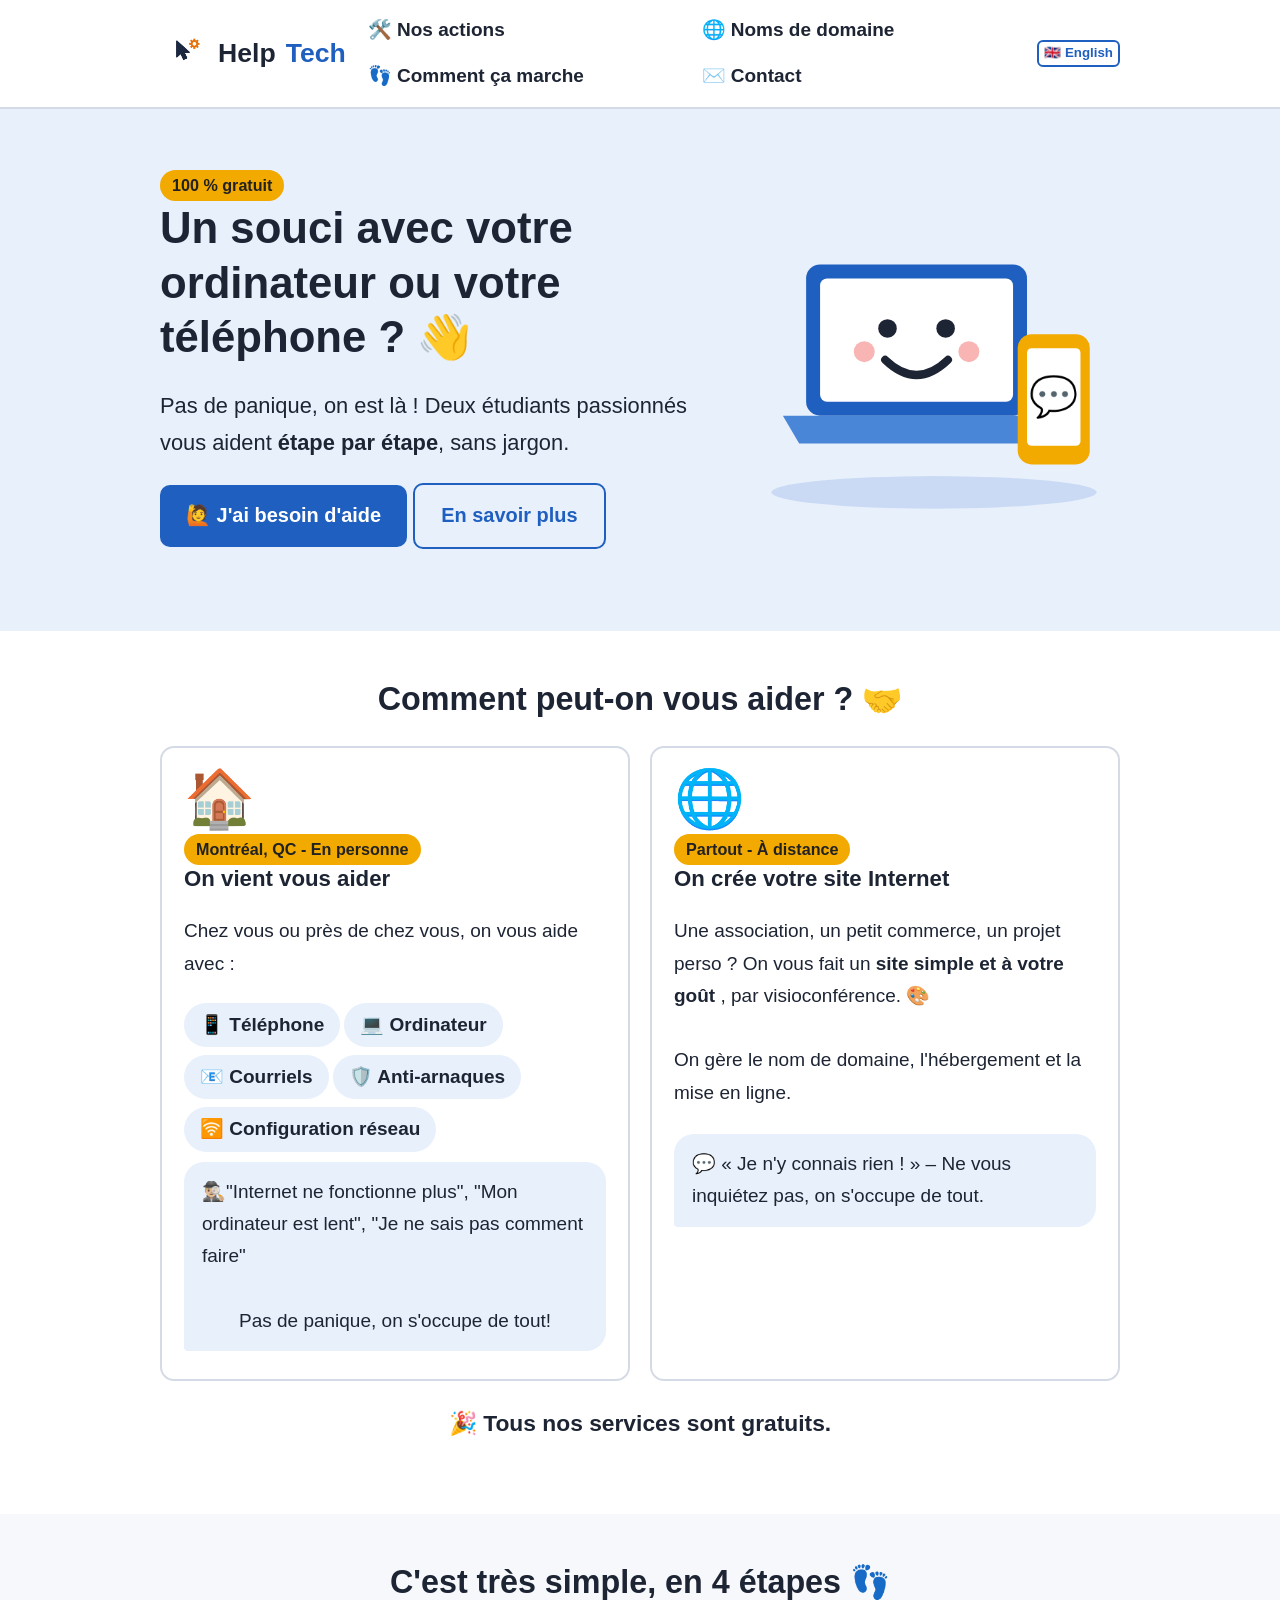
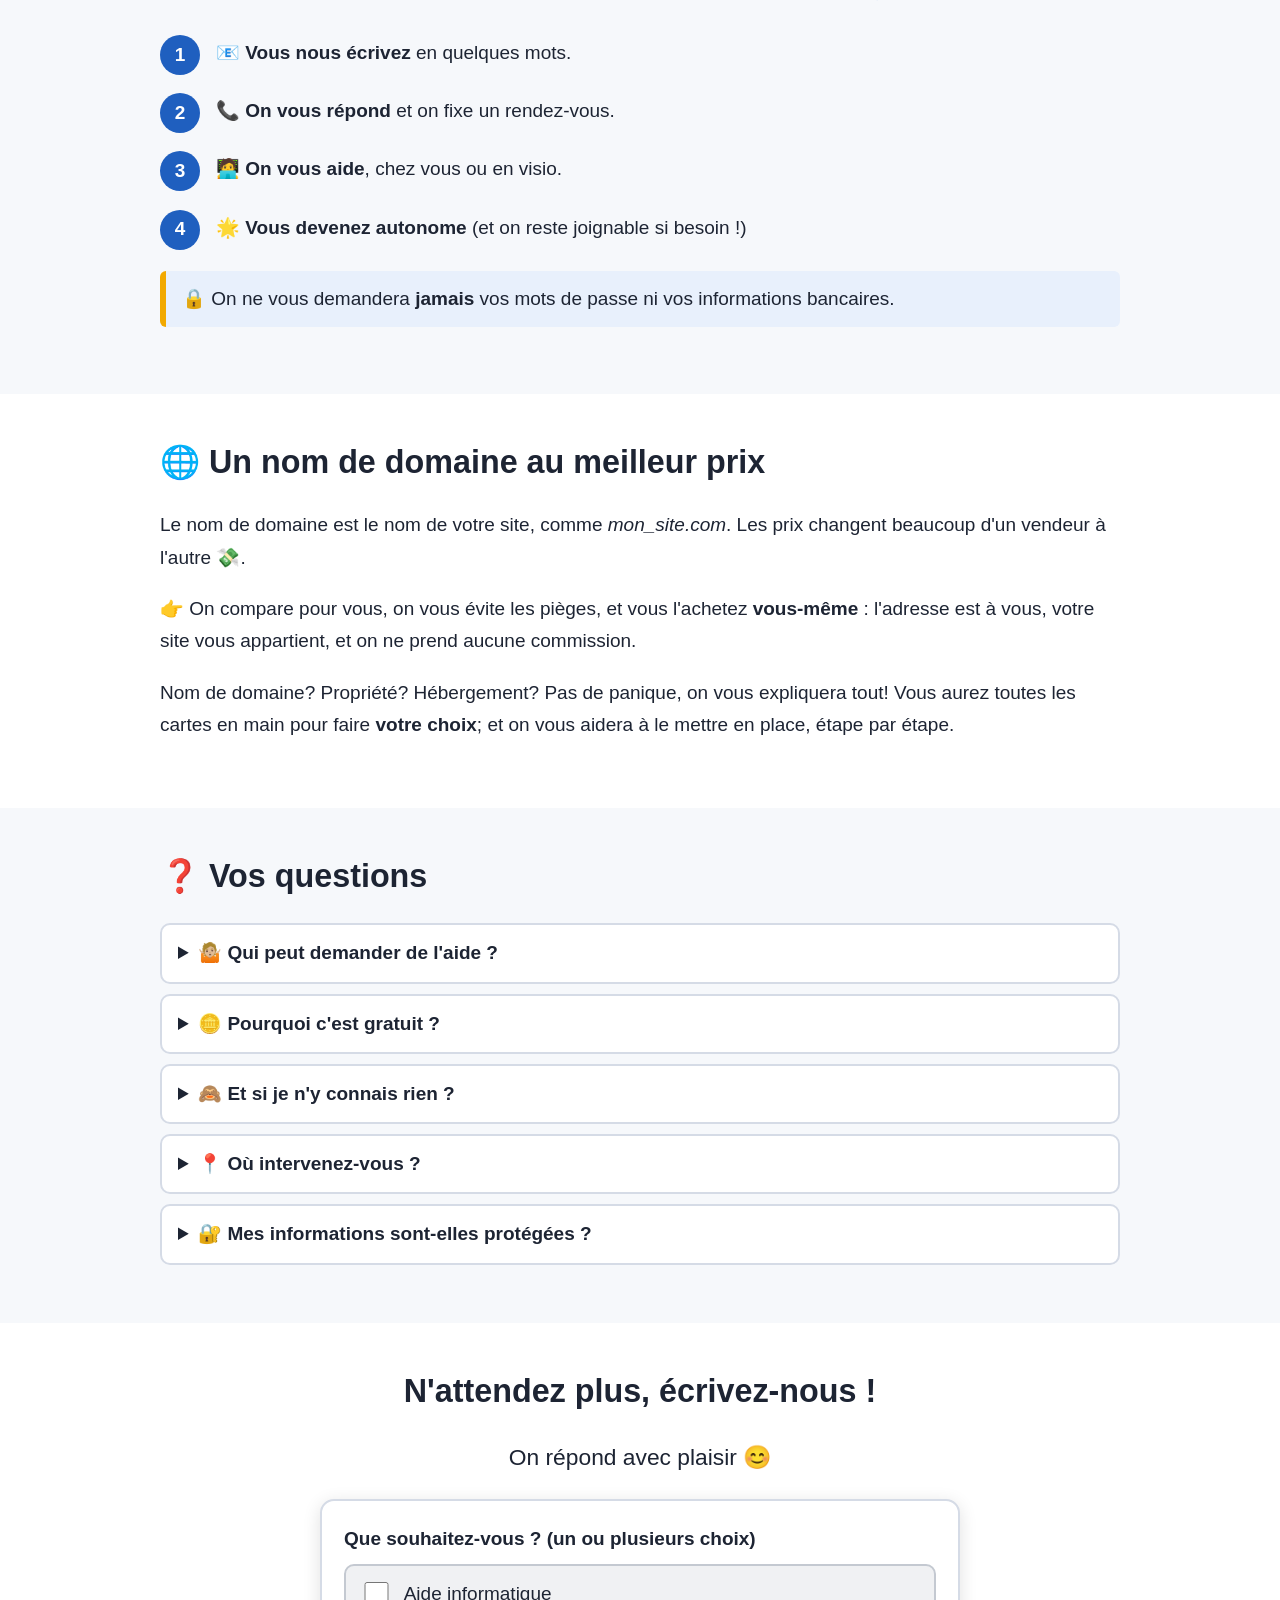
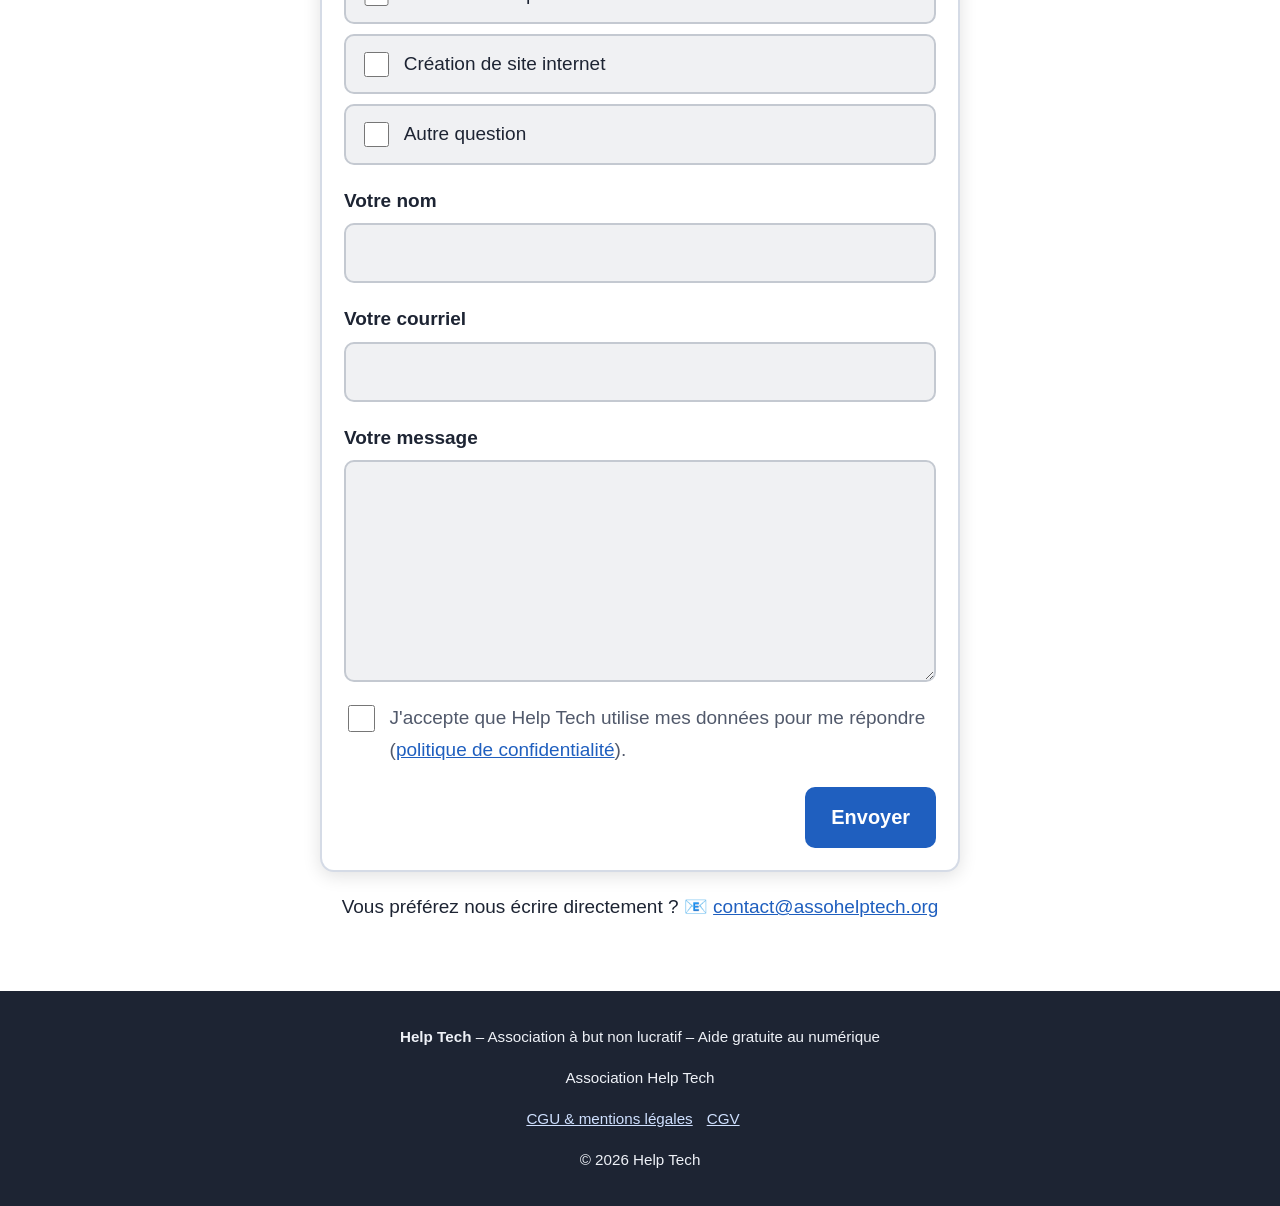
<file: index.html>
<!doctype html>
<html lang="fr">
  <head>
    <meta charset="utf-8" />
    <meta name="viewport" content="width=device-width,initial-scale=1" />
    <title>Help Tech – L'informatique, simplement et gratuitement</title>
    <meta
      name="description"
      content="Help Tech, association gratuite : aide informatique à Montréal et création de sites internet à distance." />
    <link rel="icon" type="image/png" href="Logo%20principal-selection.png" />
    <link rel="stylesheet" href="style.css" />
    <link rel="alternate" hreflang="fr" href="https://assohelptech.org/index" />
    <link
      rel="alternate"
      hreflang="en"
      href="https://assohelptech.org/index-en" />
    <link
      rel="alternate"
      hreflang="x-default"
      href="https://assohelptech.org/index" />
    <link rel="alternate" hreflang="fr" href="https://assohelptech.org/index" />
    <link
      rel="alternate"
      hreflang="en"
      href="https://assohelptech.org/index-en" />
    <link
      rel="alternate"
      hreflang="x-default"
      href="https://assohelptech.org/index" />

    <script type="application/ld+json">
      {
        "@context": "https://schema.org",
        "@type": "NGO",
        "@id": "https://assohelptech.org/#organization",
        "name": "Help Tech",
        "url": "https://assohelptech.org/index",
        "email": "contact@assohelptech.org",
        "description": "Association de médiation numérique qui accompagne les personnes éloignées du numérique. Nous créons pour vous un site internet simple, adapté à vos besoins, par appel vidéo, et nous nous occupons du nom de domaine, de l'hébergement et de la mise en ligne. Nous pouvons aussi vous aider avec vos problèmes informatiques courants, à votre domicile ou près de chez vous, au Québec.",
        "identifier": {
          "@type": "PropertyValue",
          "propertyID": "RNA",
          "value": "W632015937"
        },
        "address": {
          "@type": "PostalAddress",
          "addressLocality": "Clermont-Ferrand",
          "addressCountry": "FR"
        }
      }
    </script>
  </head>

  <body>
    <main>
      <div class="hero">
        <div class="w">
          <div>
            <span class="tag">100 % gratuit</span>
            <h1>Un souci avec votre ordinateur ou votre téléphone ? 👋</h1>
            <p class="big">
              Pas de panique, on est là ! Deux étudiants passionnés vous aident
              <strong>étape par étape</strong>, sans jargon.
            </p>
            <p>
              <a class="btn" href="#contact">🙋 J'ai besoin d'aide</a>
              <a class="btn alt" href="#services">En savoir plus</a>
            </p>
          </div>
          <svg
            viewBox="0 0 320 260"
            role="img"
            aria-label="Illustration : un ordinateur portable souriant et un téléphone">
            <ellipse
              cx="160"
              cy="236"
              rx="140"
              ry="14"
              fill="#1f5fbf"
              opacity=".15" />
            <rect
              x="50"
              y="40"
              width="190"
              height="130"
              rx="12"
              fill="#1f5fbf" />
            <rect x="62" y="52" width="166" height="106" rx="6" fill="#fff" />
            <circle cx="120" cy="95" r="8" fill="#1d2433" />
            <circle cx="170" cy="95" r="8" fill="#1d2433" />
            <path
              d="M118 122q27 26 54 0"
              stroke="#1d2433"
              stroke-width="7"
              fill="none"
              stroke-linecap="round" />
            <circle cx="100" cy="115" r="9" fill="#f9b4b4" />
            <circle cx="190" cy="115" r="9" fill="#f9b4b4" />
            <path d="M30 170h230l-14 24H44z" fill="#4a86d8" />
            <rect
              x="232"
              y="100"
              width="62"
              height="112"
              rx="12"
              fill="#f2a900" />
            <rect x="240" y="112" width="46" height="84" rx="4" fill="#fff" />
            <text x="263" y="165" font-size="34" text-anchor="middle">💬</text>
            <text x="40" y="36" font-size="30"></text>
            <text x="250" y="70" font-size="26"></text>
          </svg>
        </div>
      </div>

      <section id="services">
        <div class="w">
          <h2 class="center">Comment peut-on vous aider ? 🤝</h2>
          <div class="grid">
            <div class="card">
              <span class="ico">🏠</span
              ><span class="tag">Montréal, QC - En personne</span>
              <h3>On vient vous aider</h3>
              <p>Chez vous ou près de chez vous, on vous aide avec :</p>
              <span class="pill">📱 Téléphone</span
              ><span class="pill">💻 Ordinateur</span
              ><span class="pill">📧 Courriels</span
              ><span class="pill">🛡️ Anti-arnaques</span>
              <span class="pill">🛜 Configuration réseau</span>
              <p class="bubble">
                🕵🏼‍♂️"Internet ne fonctionne plus", "Mon ordinateur est lent", "Je
                ne sais pas comment faire"
                <br />
                <br />
                <span class="center">Pas de panique, on s'occupe de tout!</span>
              </p>
            </div>
            <div class="card">
              <span class="ico">🌐</span
              ><span class="tag">Partout - À distance</span>
              <h3>On crée votre site Internet</h3>
              <p>
                Une association, un petit commerce, un projet perso ? On vous
                fait un <strong>site simple et à votre goût </strong>, par
                visioconférence. 🎨 <br /><br />On gère le nom de domaine,
                l'hébergement et la mise en ligne.
              </p>
              <p class="bubble">
                💬 « Je n'y connais rien ! » – Ne vous inquiétez pas, on
                s'occupe de tout.
              </p>
            </div>
          </div>
          <p class="center big">
            🎉
            <strong>Tous nos services sont gratuits<span></span>.</strong>
          </p>
        </div>
      </section>

      <section id="how" class="alt">
        <div class="w">
          <h2 class="center">C'est très simple, en 4 étapes 👣</h2>
          <ol class="steps">
            <li>📧 <strong>Vous nous écrivez</strong> en quelques mots.</li>
            <li>
              📞 <strong>On vous répond</strong> et on fixe un rendez-vous.
            </li>
            <li>🧑‍💻 <strong>On vous aide</strong>, chez vous ou en visio.</li>
            <li>
              🌟 <strong>Vous devenez autonome</strong> (et on reste joignable
              si besoin !)
            </li>
          </ol>
          <p class="note">
            🔒 On ne vous demandera <strong>jamais</strong> vos mots de passe ni
            vos informations bancaires.
          </p>
        </div>
      </section>

      <section id="domain">
        <div class="w">
          <h2>🌐 Un nom de domaine au meilleur prix</h2>
          <p>
            Le nom de domaine est le nom de votre site, comme
            <em>mon_site.com</em>. Les prix changent beaucoup d'un vendeur à
            l'autre 💸.
          </p>
          <p>
            👉 On compare pour vous, on vous évite les pièges, et vous l'achetez
            <strong>vous-même</strong> : l'adresse est à vous, votre site vous
            appartient, et on ne prend aucune commission.
          </p>
          <p>
            Nom de domaine? Propriété? Hébergement? Pas de panique, on vous
            expliquera tout! Vous aurez toutes les cartes en main pour faire
            <strong>votre choix</strong>; et on vous aidera à le mettre en
            place, étape par étape.
          </p>
        </div>
      </section>

      <section class="alt">
        <div class="w">
          <h2>❓ Vos questions</h2>
          <details>
            <summary>🤷🏼 Qui peut demander de l'aide ?</summary>
            <p>Tout le monde !</p>
          </details>
          <details>
            <summary>🪙 Pourquoi c'est gratuit ?</summary>
            <p>
              On est une association de bénévoles : on aime aider, tout
              simplement.
            </p>
          </details>
          <details>
            <summary>🙈 Et si je n'y connais rien ?</summary>
            <p>C'est justement pour ça qu'on est là. On part de zéro.</p>
          </details>
          <details>
            <summary>📍 Où intervenez-vous ?</summary>
            <p>
              En personne à Montréal, et à distance partout où il y a Internet.
            </p>
          </details>
          <details>
            <summary>🔐 Mes informations sont-elles protégées ?</summary>
            <p>
              Oui, on s'en sert seulement pour vous répondre.
              <a href="cgu.html#donnees" target="_blank">Voir les détails</a>.
            </p>
          </details>
        </div>
      </section>

      <section id="contact">
        <div class="w">
          <h2 class="center">N'attendez plus, écrivez-nous !</h2>
          <p class="center big">On répond avec plaisir 😊</p>

          <form
            class="contact-form card"
            action="https://api.web3forms.com/submit"
            method="POST">
            <input
              type="hidden"
              name="access_key"
              value="4f4742d7-4ba1-44c9-997f-1ce9dd41cd60" />
            <input
              type="hidden"
              name="redirect"
              value="https://assohelptech.org/merci.html" />

            <fieldset class="topic">
              <legend>Que souhaitez-vous ? (un ou plusieurs choix)</legend>
              <label
                ><input type="checkbox" value="Aide informatique" /> Aide
                informatique</label
              >
              <label
                ><input type="checkbox" value="Création de site internet" />
                Création de site internet</label
              >
              <label
                ><input type="checkbox" value="Autre question" /> Autre
                question</label
              >
            </fieldset>

            <div class="field">
              <label for="name">Votre nom</label>
              <input
                type="text"
                id="name"
                name="name"
                autocomplete="name"
                required />
            </div>

            <div class="field">
              <label for="email">Votre courriel</label>
              <input
                type="email"
                id="email"
                name="email"
                autocomplete="email"
                required />
            </div>

            <div class="field">
              <label for="message">Votre message</label>
              <textarea
                id="message"
                name="message"
                rows="6"
                required></textarea>
            </div>

            <input
              type="checkbox"
              name="botcheck"
              class="hp"
              tabindex="-1"
              autocomplete="off"
              aria-hidden="true" />

            <label class="consent">
              <input type="checkbox" required />
              <span
                >J'accepte que Help Tech utilise mes données pour me répondre
                (<a href="/cgu.html#donnees" target="_blank"
                  >politique de confidentialité</a
                >).</span
              >
            </label>

            <button type="submit" class="btn">Envoyer</button>

            <input type="hidden" name="topics" id="topics" />
            <input
              type="hidden"
              name="subject"
              id="subject"
              value="Help Tech – Nouveau message" />
          </form>

          <p class="center">
            Vous préférez nous écrire directement ? 📧
            <a href="mailto:contact@assohelptech.org"
              >contact@assohelptech.org</a
            >
          </p>

          <script>
            var boxes = document.querySelectorAll(
              '.topic input[type="checkbox"]',
            );

            function updateTopics() {
              var chosen = [];
              boxes.forEach(function (box) {
                if (box.checked) chosen.push(box.value);
              });
              document.getElementById("topics").value = chosen.join(", ");
              document.getElementById("subject").value =
                "Help Tech – " + (chosen.join(" + ") || "Nouveau message");
              boxes[0].setCustomValidity(
                chosen.length ? "" : "Choisissez au moins une option.",
              );
            }

            boxes.forEach(function (box) {
              box.addEventListener("change", updateTopics);
            });
            updateTopics();
          </script>
        </div>
      </section>
    </main>
    <script src="script.js"></script>
  </body>
</html>
</file>
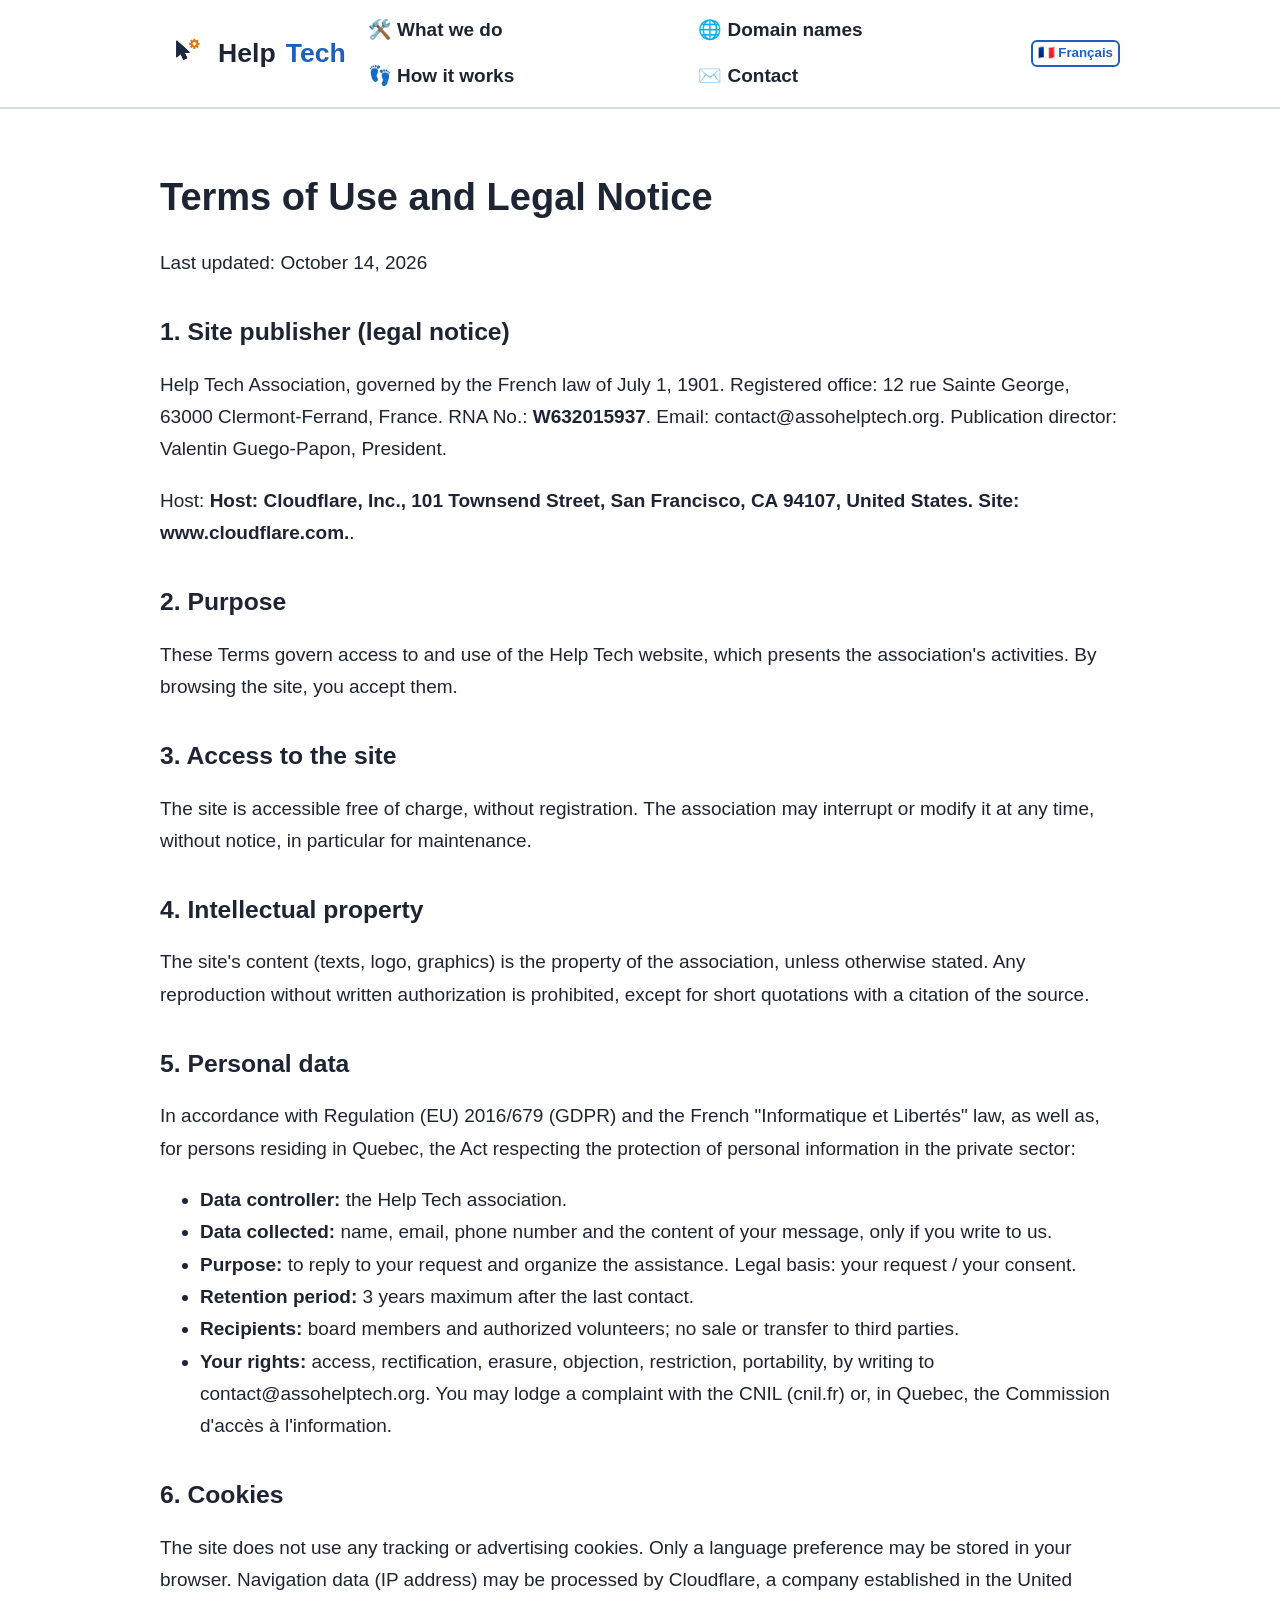
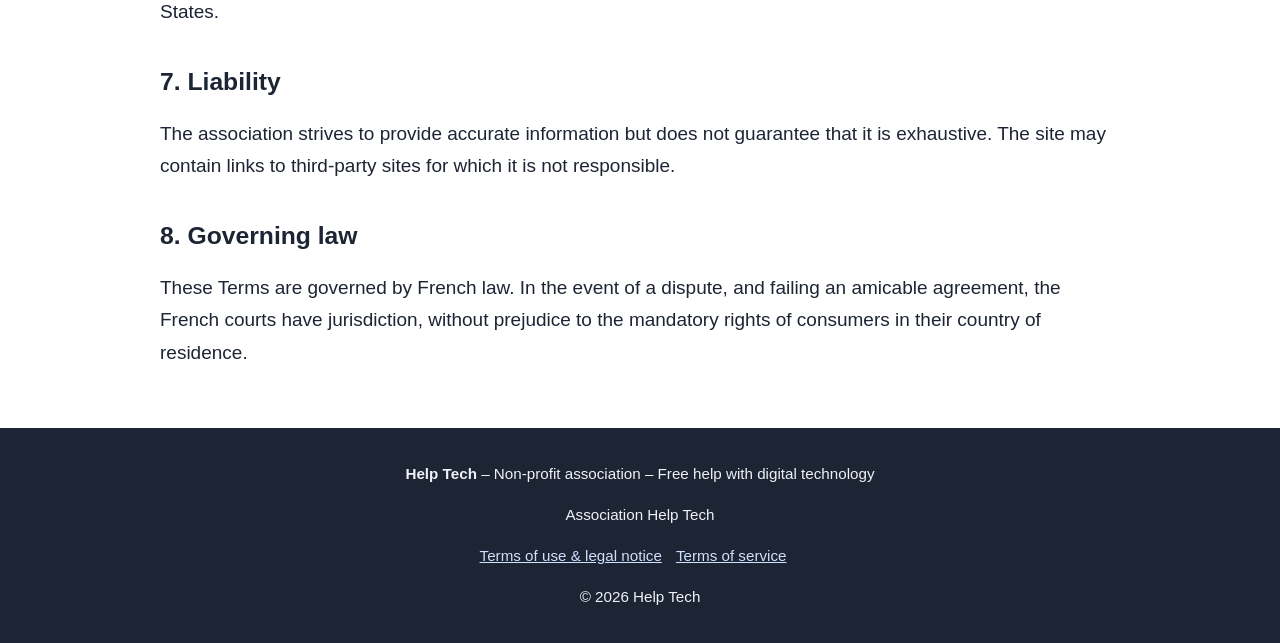
<file: cgu-en.html>
<!doctype html>
<html lang="en">
  <head>
    <meta charset="utf-8" />
    <meta name="viewport" content="width=device-width,initial-scale=1" />
    <title>Terms of Use and Legal Notice – Help Tech</title>
    <link rel="icon" type="image/png" href="Logo%20principal-selection.png" />
    <link rel="stylesheet" href="style.css" />
  </head>
  <body>
    <main class="doc">
      <div class="w">
        <h1>Terms of Use and Legal Notice</h1>
        <p>Last updated: October 14, 2026</p>
        <h2>1. Site publisher (legal notice)</h2>
        <p>
          Help Tech Association, governed by the French law of July 1, 1901.
          Registered office: 12 rue Sainte George, 63000 Clermont-Ferrand,
          France. RNA No.:
          <strong>W632015937</strong>. Email: contact@assohelptech.org.
          Publication director: Valentin Guego-Papon, President.
        </p>
        <p>
          Host:
          <strong
            >Host: Cloudflare, Inc., 101 Townsend Street, San Francisco, CA
            94107, United States. Site: www.cloudflare.com.</strong
          >.
        </p>
        <h2>2. Purpose</h2>
        <p>
          These Terms govern access to and use of the Help Tech website, which
          presents the association's activities. By browsing the site, you
          accept them.
        </p>
        <h2>3. Access to the site</h2>
        <p>
          The site is accessible free of charge, without registration. The
          association may interrupt or modify it at any time, without notice, in
          particular for maintenance.
        </p>
        <h2>4. Intellectual property</h2>
        <p>
          The site's content (texts, logo, graphics) is the property of the
          association, unless otherwise stated. Any reproduction without written
          authorization is prohibited, except for short quotations with a
          citation of the source.
        </p>
        <h2 id="donnees">5. Personal data</h2>
        <p>
          In accordance with Regulation (EU) 2016/679 (GDPR) and the French
          "Informatique et Libertés" law, as well as, for persons residing in
          Quebec, the Act respecting the protection of personal information in
          the private sector:
        </p>
        <ul>
          <li><strong>Data controller:</strong> the Help Tech association.</li>
          <li>
            <strong>Data collected:</strong> name, email, phone number and the
            content of your message, only if you write to us.
          </li>
          <li>
            <strong>Purpose:</strong> to reply to your request and organize the
            assistance. Legal basis: your request / your consent.
          </li>
          <li>
            <strong>Retention period:</strong> 3 years maximum after the last
            contact.
          </li>
          <li>
            <strong>Recipients:</strong> board members and authorized
            volunteers; no sale or transfer to third parties.
          </li>
          <li>
            <strong>Your rights:</strong> access, rectification, erasure,
            objection, restriction, portability, by writing to
            contact@assohelptech.org. You may lodge a complaint with the CNIL
            (cnil.fr) or, in Quebec, the Commission d'accès à l'information.
          </li>
        </ul>
        <h2>6. Cookies</h2>
        <p>
          The site does not use any tracking or advertising cookies. Only a
          language preference may be stored in your browser. Navigation data (IP
          address) may be processed by Cloudflare, a company established in the
          United States.
        </p>
        <h2>7. Liability</h2>
        <p>
          The association strives to provide accurate information but does not
          guarantee that it is exhaustive. The site may contain links to
          third-party sites for which it is not responsible.
        </p>
        <h2>8. Governing law</h2>
        <p>
          These Terms are governed by French law. In the event of a dispute, and
          failing an amicable agreement, the French courts have jurisdiction,
          without prejudice to the mandatory rights of consumers in their
          country of residence.
        </p>
      </div>
    </main>
    <script src="script.js"></script>
  </body>
</html>
</file>
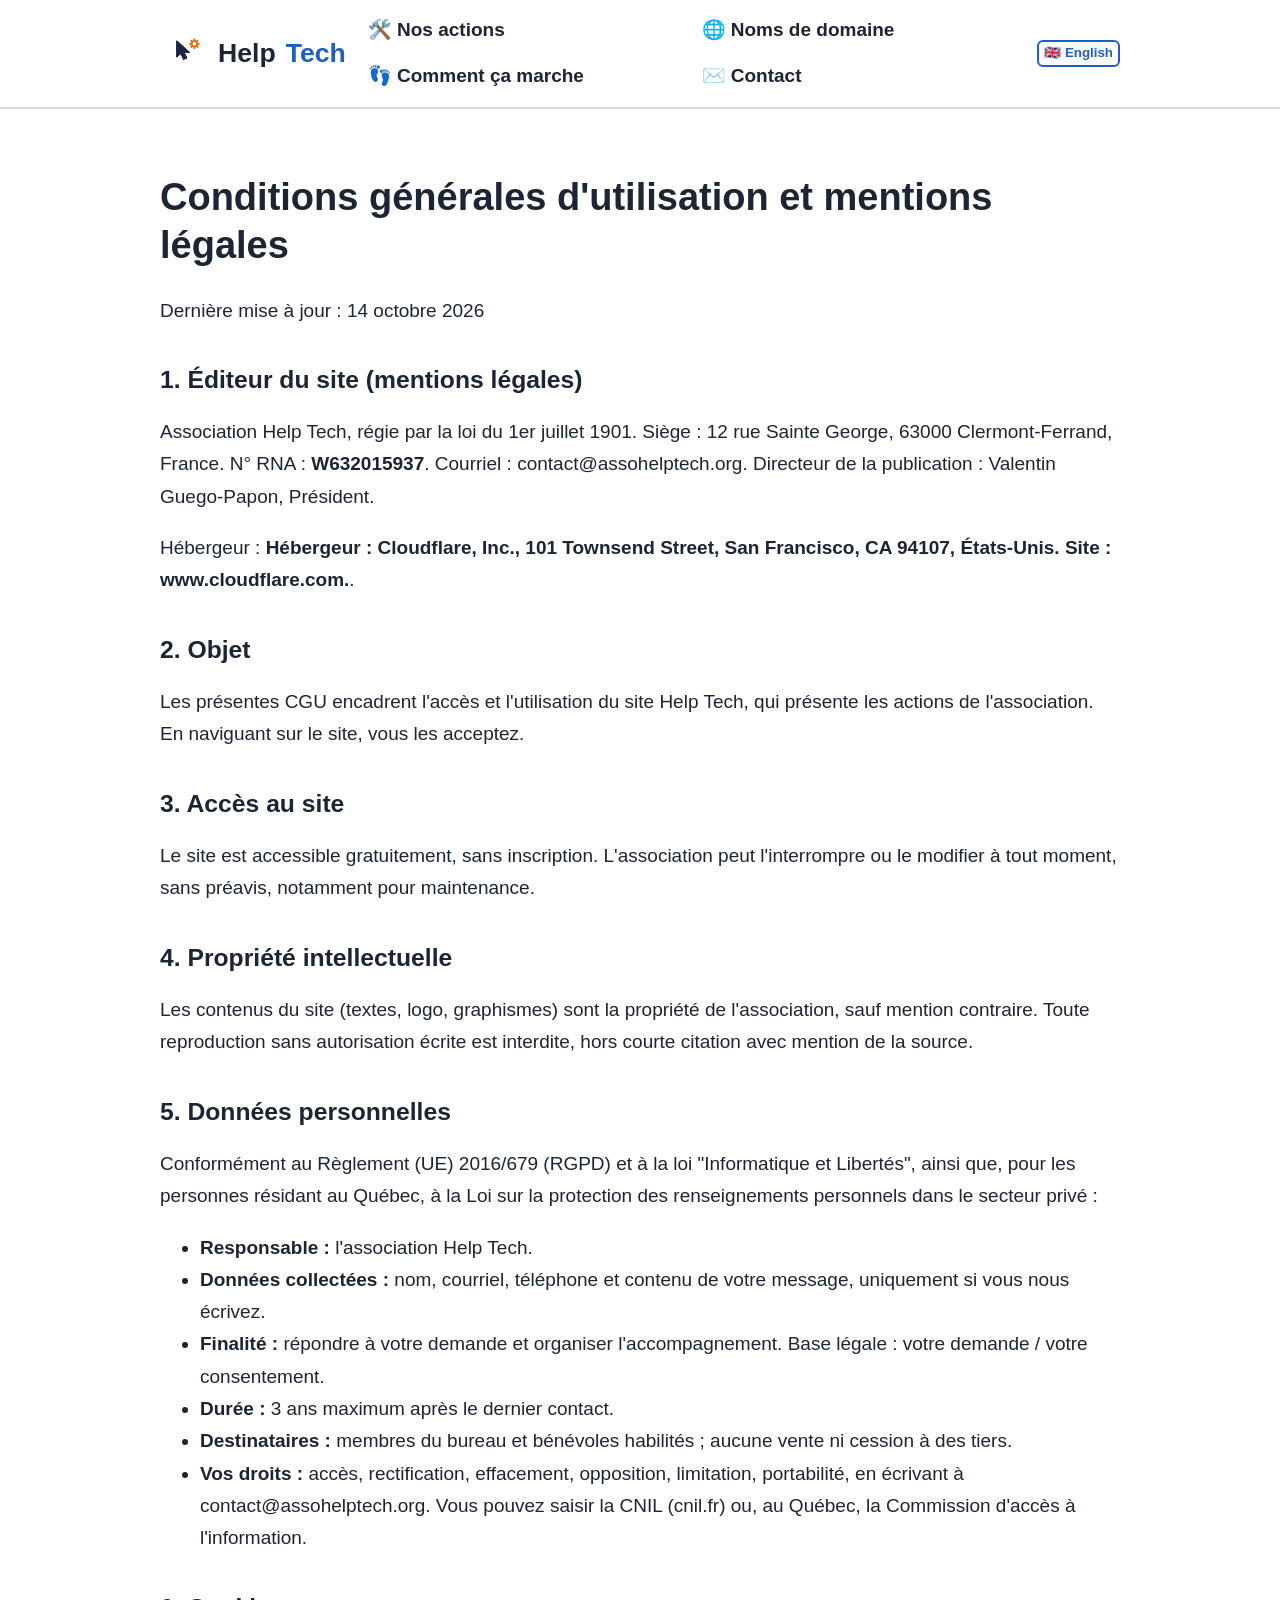
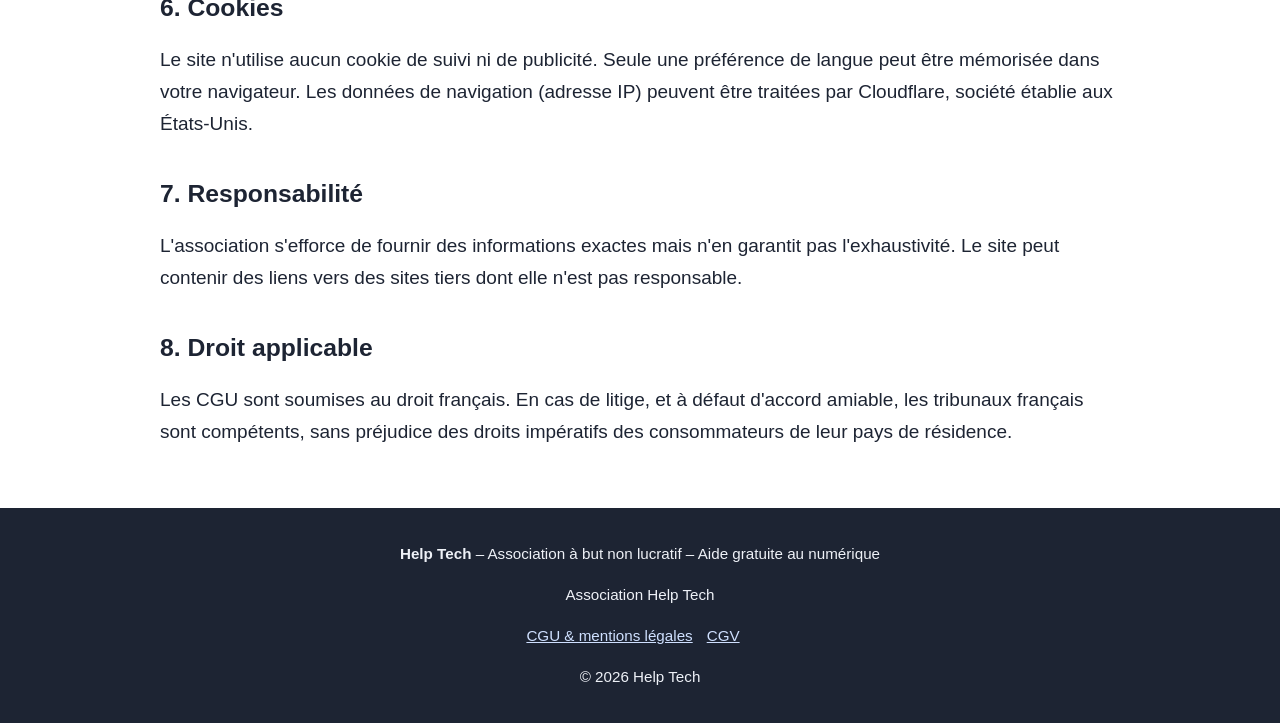
<file: cgu.html>
<!doctype html>
<html lang="fr">
  <head>
    <meta charset="utf-8" />
    <meta name="viewport" content="width=device-width,initial-scale=1" />
    <title>CGU et mentions légales – Help Tech</title>
    <link rel="icon" type="image/png" href="Logo%20principal-selection.png" />
    <link rel="stylesheet" href="style.css" />
  </head>
  <body>
    <main class="doc">
      <div class="w">
        <h1>Conditions générales d'utilisation et mentions légales</h1>
        <p>Dernière mise à jour : 14 octobre 2026</p>
        <h2>1. Éditeur du site (mentions légales)</h2>
        <p>
          Association Help Tech, régie par la loi du 1er juillet 1901. Siège :
          12 rue Sainte George, 63000 Clermont-Ferrand, France. N° RNA :
          <strong>W632015937</strong>. Courriel : contact@assohelptech.org.
          Directeur de la publication : Valentin Guego-Papon, Président.
        </p>
        <p>
          Hébergeur :
          <strong
            >Hébergeur : Cloudflare, Inc., 101 Townsend Street, San Francisco,
            CA 94107, États-Unis. Site : www.cloudflare.com.</strong
          >.
        </p>
        <h2>2. Objet</h2>
        <p>
          Les présentes CGU encadrent l'accès et l'utilisation du site Help
          Tech, qui présente les actions de l'association. En naviguant sur le
          site, vous les acceptez.
        </p>
        <h2>3. Accès au site</h2>
        <p>
          Le site est accessible gratuitement, sans inscription. L'association
          peut l'interrompre ou le modifier à tout moment, sans préavis,
          notamment pour maintenance.
        </p>
        <h2>4. Propriété intellectuelle</h2>
        <p>
          Les contenus du site (textes, logo, graphismes) sont la propriété de
          l'association, sauf mention contraire. Toute reproduction sans
          autorisation écrite est interdite, hors courte citation avec mention
          de la source.
        </p>
        <h2 id="donnees">5. Données personnelles</h2>
        <p>
          Conformément au Règlement (UE) 2016/679 (RGPD) et à la loi
          "Informatique et Libertés", ainsi que, pour les personnes résidant au
          Québec, à la Loi sur la protection des renseignements personnels dans
          le secteur privé :
        </p>
        <ul>
          <li><strong>Responsable :</strong> l'association Help Tech.</li>
          <li>
            <strong>Données collectées :</strong> nom, courriel, téléphone et
            contenu de votre message, uniquement si vous nous écrivez.
          </li>
          <li>
            <strong>Finalité :</strong> répondre à votre demande et organiser
            l'accompagnement. Base légale : votre demande / votre consentement.
          </li>
          <li>
            <strong>Durée :</strong> 3 ans maximum après le dernier contact.
          </li>
          <li>
            <strong>Destinataires :</strong> membres du bureau et bénévoles
            habilités ; aucune vente ni cession à des tiers.
          </li>
          <li>
            <strong>Vos droits :</strong> accès, rectification, effacement,
            opposition, limitation, portabilité, en écrivant à
            contact@assohelptech.org. Vous pouvez saisir la CNIL (cnil.fr) ou,
            au Québec, la Commission d'accès à l'information.
          </li>
        </ul>
        <h2>6. Cookies</h2>
        <p>
          Le site n'utilise aucun cookie de suivi ni de publicité. Seule une
          préférence de langue peut être mémorisée dans votre navigateur. Les
          données de navigation (adresse IP) peuvent être traitées par
          Cloudflare, société établie aux États-Unis.
        </p>
        <h2>7. Responsabilité</h2>
        <p>
          L'association s'efforce de fournir des informations exactes mais n'en
          garantit pas l'exhaustivité. Le site peut contenir des liens vers des
          sites tiers dont elle n'est pas responsable.
        </p>
        <h2>8. Droit applicable</h2>
        <p>
          Les CGU sont soumises au droit français. En cas de litige, et à défaut
          d'accord amiable, les tribunaux français sont compétents, sans
          préjudice des droits impératifs des consommateurs de leur pays de
          résidence.
        </p>
      </div>
    </main>
    <script src="script.js"></script>
  </body>
</html>
</file>
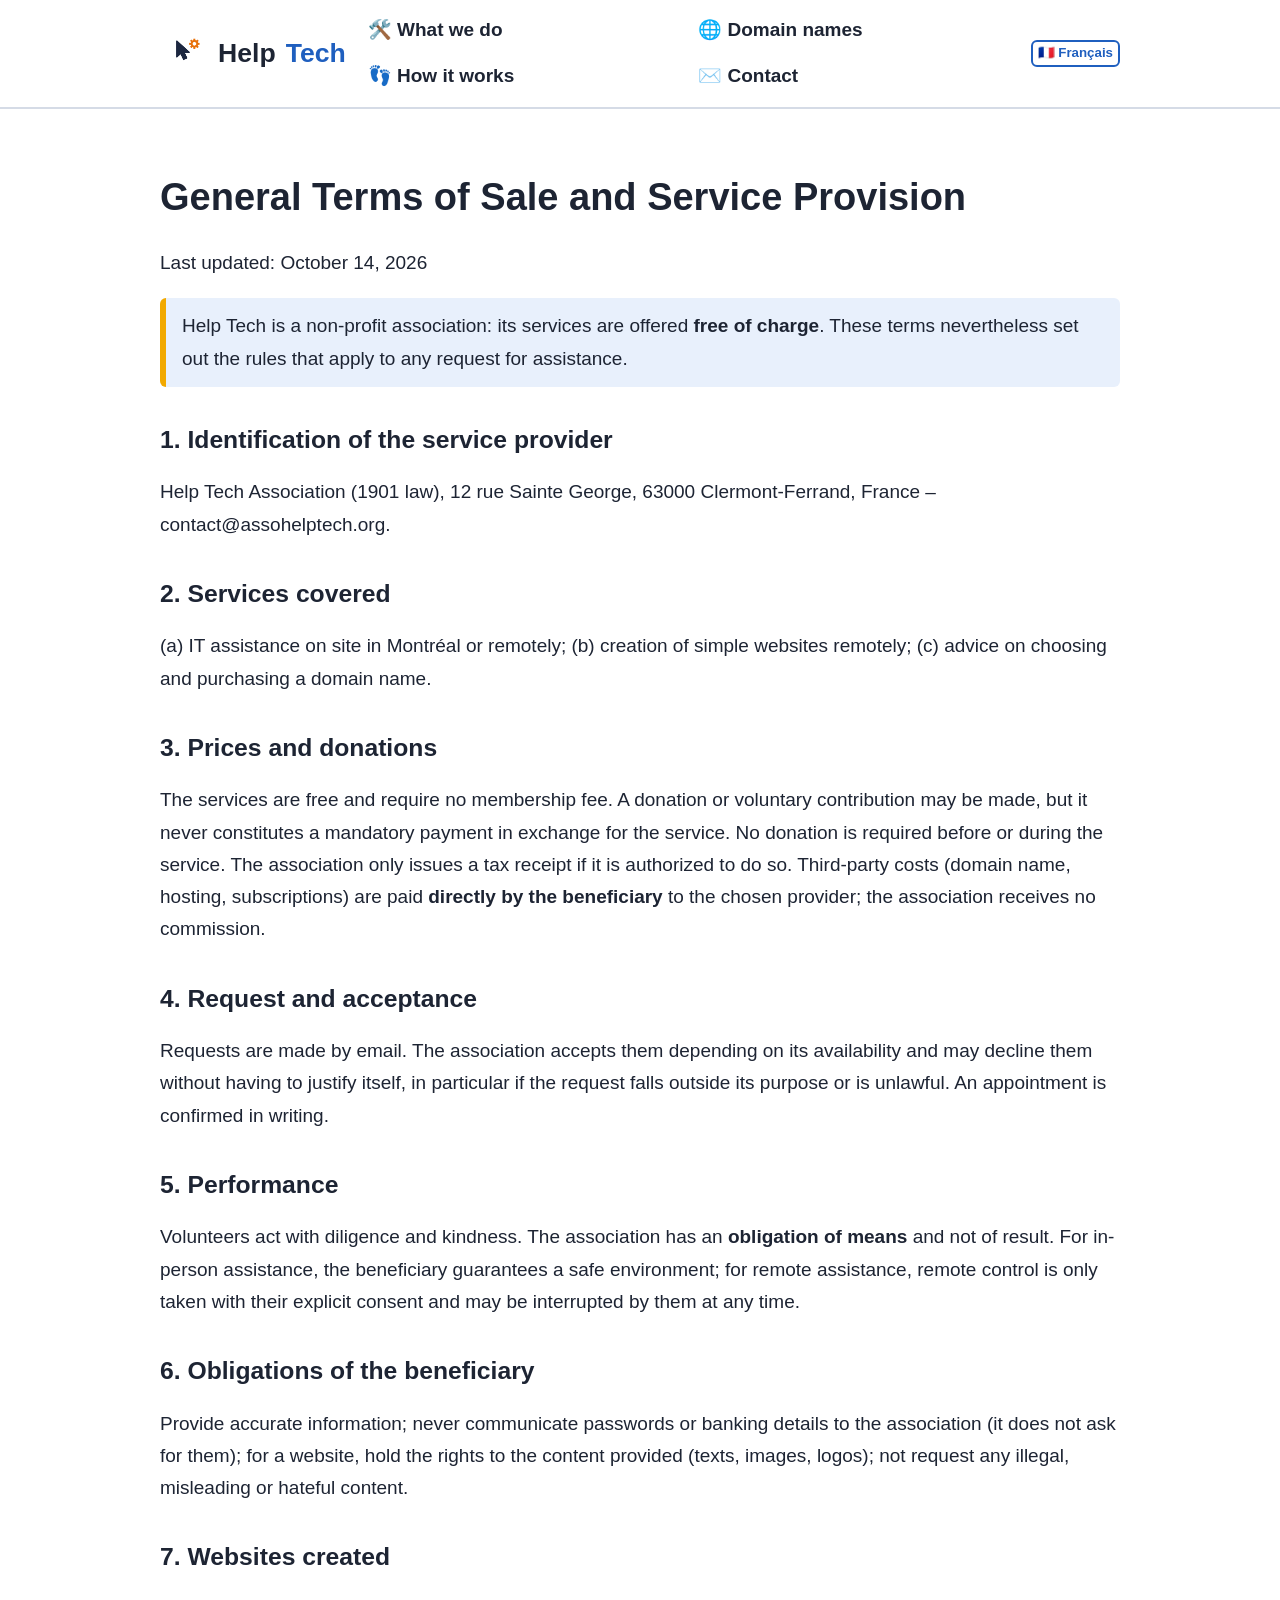
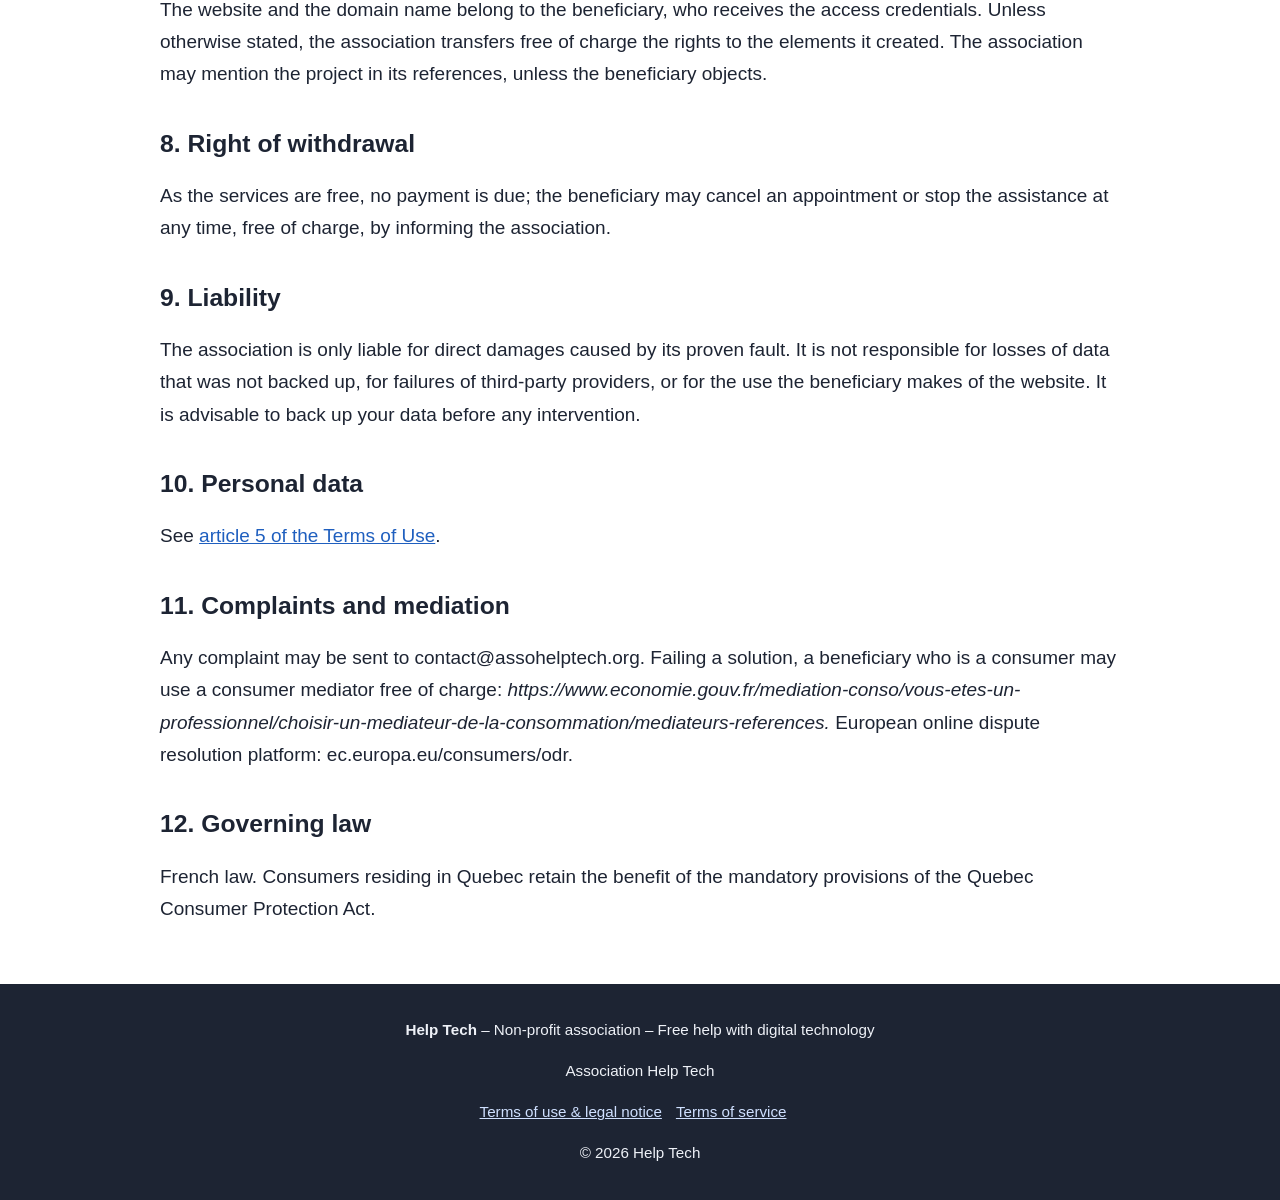
<file: cgv-en.html>
<!doctype html>
<html lang="en">
  <head>
    <meta charset="utf-8" />
    <meta name="viewport" content="width=device-width,initial-scale=1" />
    <title>Terms of Sale – Help Tech</title>
    <link rel="icon" type="image/png" href="Logo%20principal-selection.png" />
    <link rel="stylesheet" href="style.css" />
  </head>
  <body>
    <main class="doc">
      <div class="w">
        <h1>General Terms of Sale and Service Provision</h1>
        <p>Last updated: October 14, 2026</p>
        <p class="note">
          Help Tech is a non-profit association: its services are offered
          <strong>free of charge</strong>. These terms nevertheless set out the
          rules that apply to any request for assistance.
        </p>
        <h2>1. Identification of the service provider</h2>
        <p>
          Help Tech Association (1901 law), 12 rue Sainte George, 63000
          Clermont-Ferrand, France – contact@assohelptech.org.
        </p>
        <h2>2. Services covered</h2>
        <p>
          (a) IT assistance on site in Montréal or remotely; (b) creation of
          simple websites remotely; (c) advice on choosing and purchasing a
          domain name.
        </p>
        <h2>3. Prices and donations</h2>
        <p>
          The services are free and require no membership fee. A donation or
          voluntary contribution may be made, but it never constitutes a
          mandatory payment in exchange for the service. No donation is required
          before or during the service. The association only issues a tax
          receipt if it is authorized to do so. Third-party costs (domain name,
          hosting, subscriptions) are paid
          <strong>directly by the beneficiary</strong> to the chosen provider;
          the association receives no commission.
        </p>
        <h2>4. Request and acceptance</h2>
        <p>
          Requests are made by email. The association accepts them depending on
          its availability and may decline them without having to justify
          itself, in particular if the request falls outside its purpose or is
          unlawful. An appointment is confirmed in writing.
        </p>
        <h2>5. Performance</h2>
        <p>
          Volunteers act with diligence and kindness. The association has an
          <strong>obligation of means</strong> and not of result. For in-person
          assistance, the beneficiary guarantees a safe environment; for remote
          assistance, remote control is only taken with their explicit consent
          and may be interrupted by them at any time.
        </p>
        <h2>6. Obligations of the beneficiary</h2>
        <p>
          Provide accurate information; never communicate passwords or banking
          details to the association (it does not ask for them); for a website,
          hold the rights to the content provided (texts, images, logos); not
          request any illegal, misleading or hateful content.
        </p>
        <h2>7. Websites created</h2>
        <p>
          The website and the domain name belong to the beneficiary, who
          receives the access credentials. Unless otherwise stated, the
          association transfers free of charge the rights to the elements it
          created. The association may mention the project in its references,
          unless the beneficiary objects.
        </p>
        <h2>8. Right of withdrawal</h2>
        <p>
          As the services are free, no payment is due; the beneficiary may
          cancel an appointment or stop the assistance at any time, free of
          charge, by informing the association.
        </p>
        <h2>9. Liability</h2>
        <p>
          The association is only liable for direct damages caused by its proven
          fault. It is not responsible for losses of data that was not backed
          up, for failures of third-party providers, or for the use the
          beneficiary makes of the website. It is advisable to back up your data
          before any intervention.
        </p>
        <h2>10. Personal data</h2>
        <p>
          See
          <a href="cgu.html#donnees" target="_blank"
            >article 5 of the Terms of Use</a
          >.
        </p>
        <h2>11. Complaints and mediation</h2>
        <p>
          Any complaint may be sent to contact@assohelptech.org. Failing a
          solution, a beneficiary who is a consumer may use a consumer mediator
          free of charge:
          <i
            >https://www.economie.gouv.fr/mediation-conso/vous-etes-un-professionnel/choisir-un-mediateur-de-la-consommation/mediateurs-references.</i
          >
          European online dispute resolution platform:
          ec.europa.eu/consumers/odr.
        </p>
        <h2>12. Governing law</h2>
        <p>
          French law. Consumers residing in Quebec retain the benefit of the
          mandatory provisions of the Quebec Consumer Protection Act.
        </p>
      </div>
    </main>
    <script src="script.js"></script>
  </body>
</html>
</file>
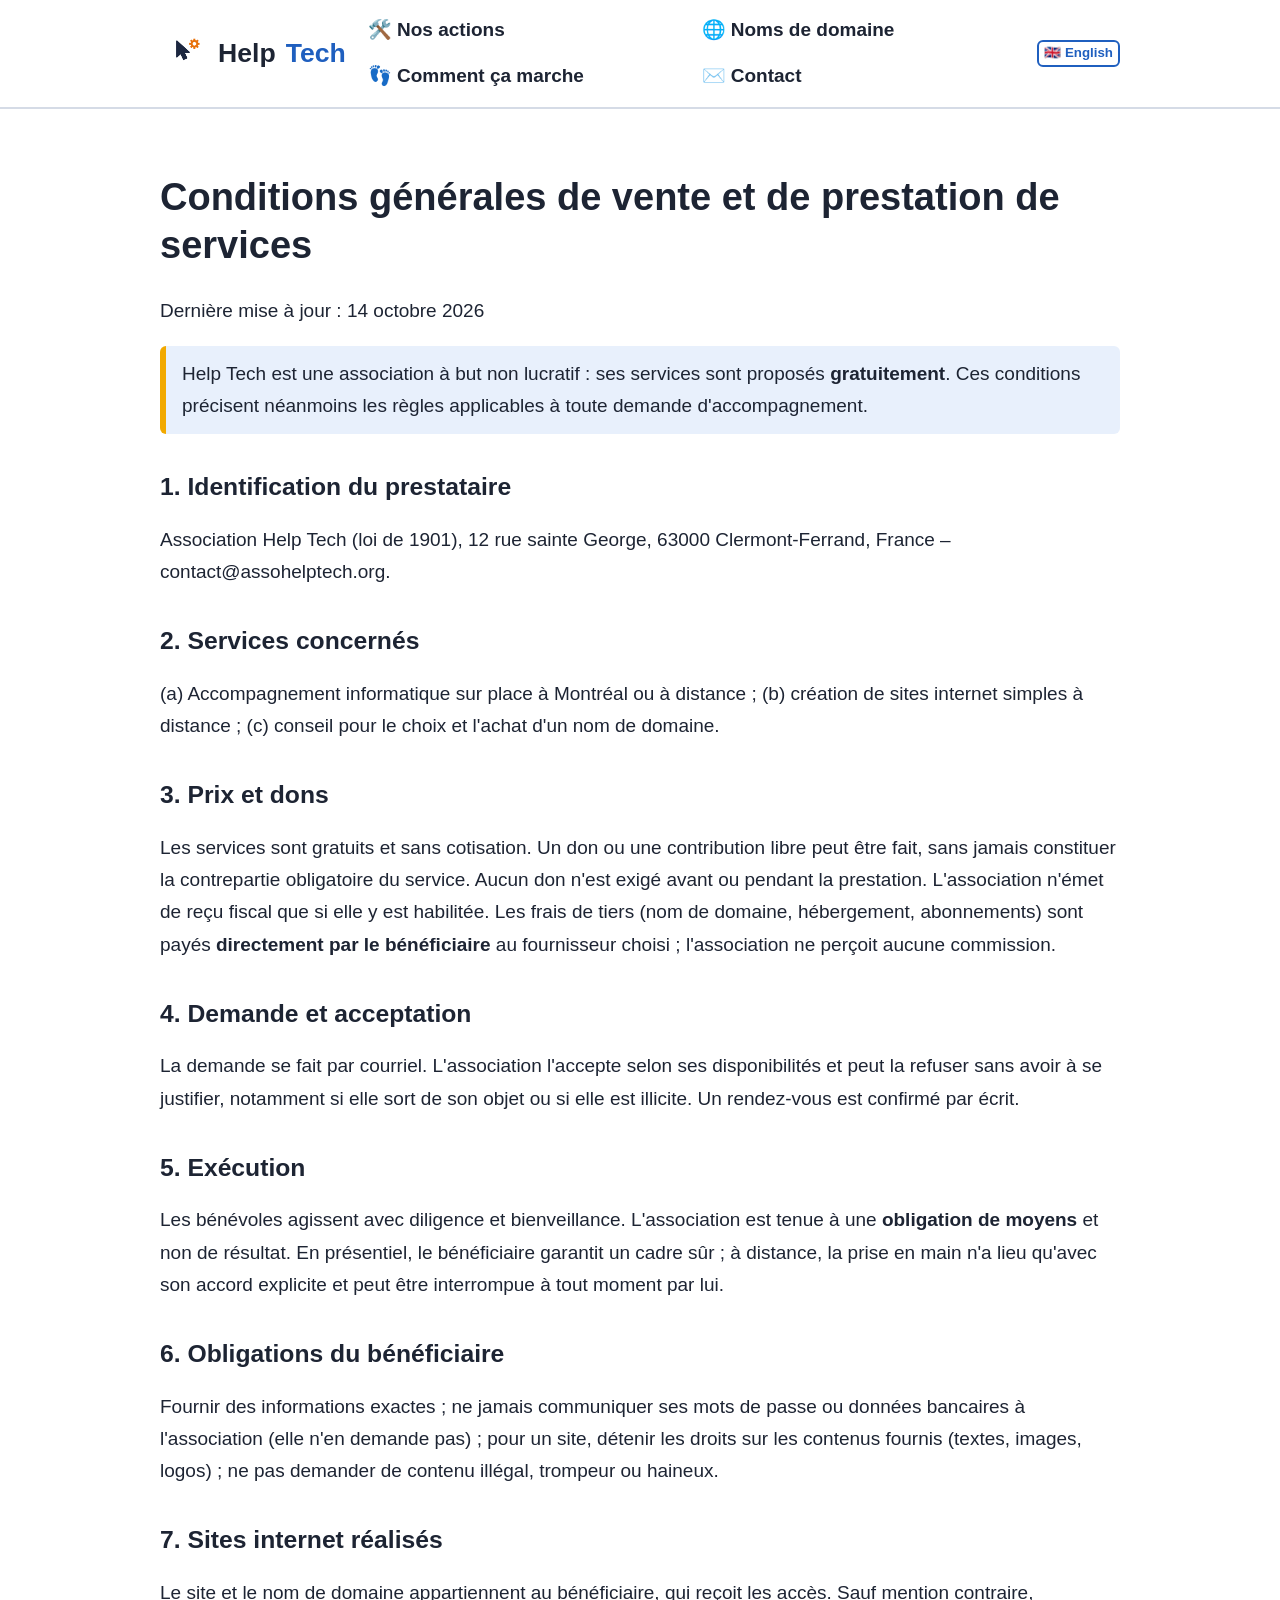
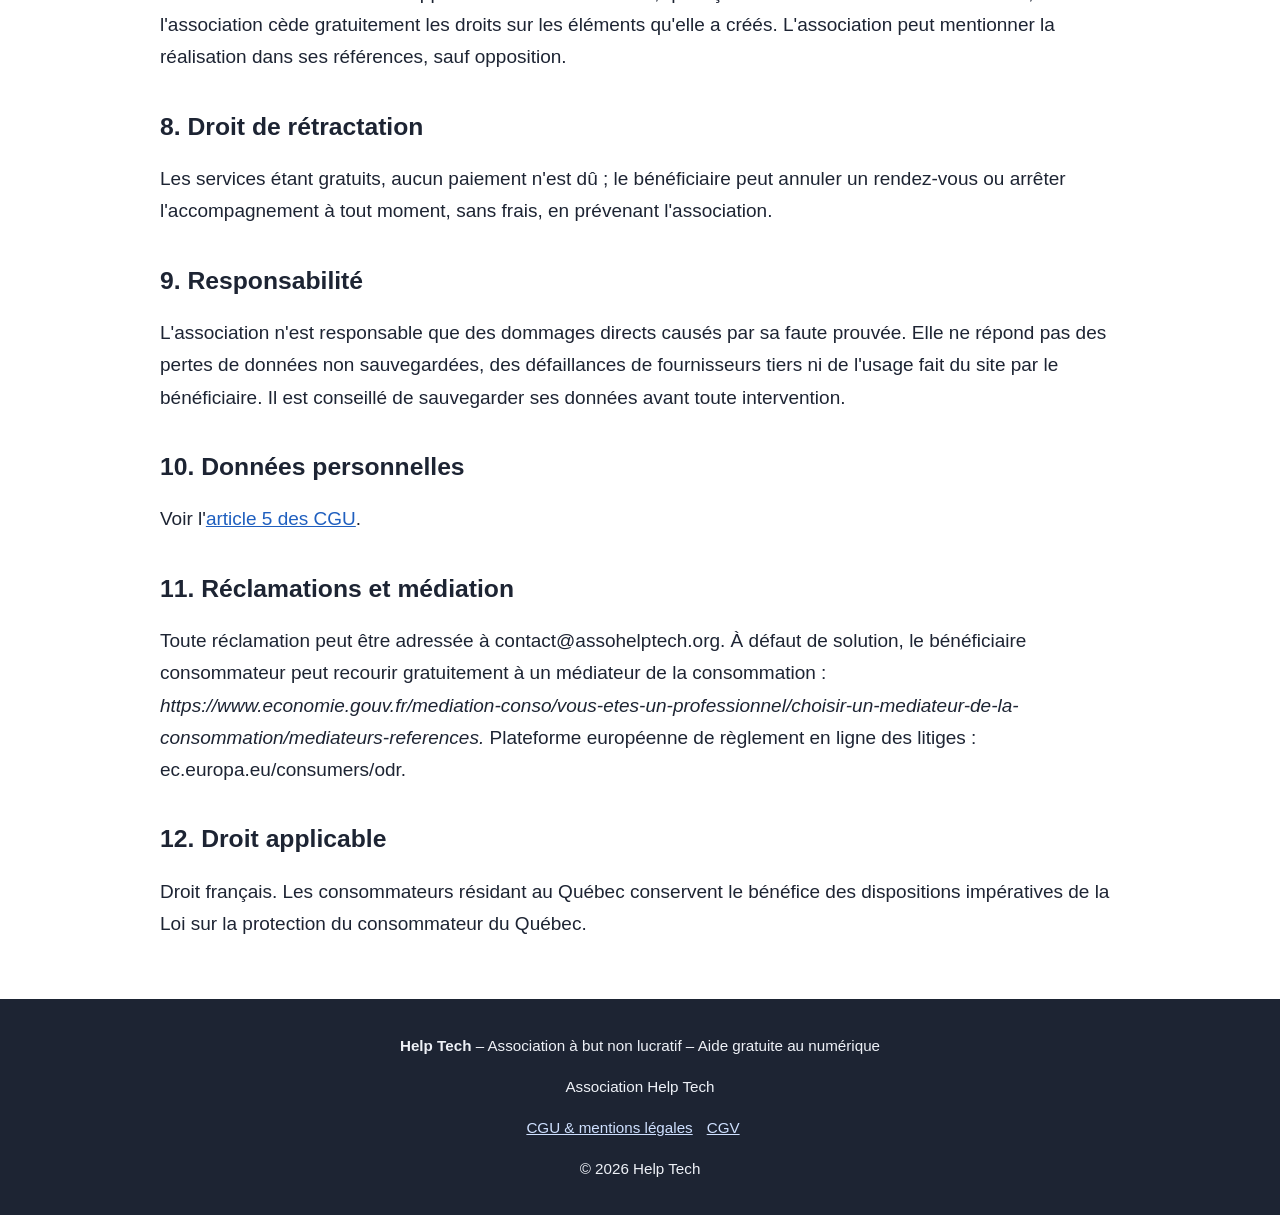
<file: cgv.html>
<!doctype html>
<html lang="fr">
  <head>
    <meta charset="utf-8" />
    <meta name="viewport" content="width=device-width,initial-scale=1" />
    <title>CGV – Help Tech</title>
    <link rel="icon" type="image/png" href="Logo%20principal-selection.png" />
    <link rel="stylesheet" href="style.css" />
  </head>
  <body>
    <main class="doc">
      <div class="w">
        <h1>Conditions générales de vente et de prestation de services</h1>
        <p>Dernière mise à jour : 14 octobre 2026</p>
        <p class="note">
          Help Tech est une association à but non lucratif : ses services sont
          proposés <strong>gratuitement</strong>. Ces conditions précisent
          néanmoins les règles applicables à toute demande d'accompagnement.
        </p>
        <h2>1. Identification du prestataire</h2>
        <p>
          Association Help Tech (loi de 1901), 12 rue sainte George, 63000
          Clermont-Ferrand, France – contact@assohelptech.org.
        </p>
        <h2>2. Services concernés</h2>
        <p>
          (a) Accompagnement informatique sur place à Montréal ou à distance ;
          (b) création de sites internet simples à distance ; (c) conseil pour
          le choix et l'achat d'un nom de domaine.
        </p>
        <h2>3. Prix et dons</h2>
        <p>
          Les services sont gratuits et sans cotisation. Un don ou une
          contribution libre peut être fait, sans jamais constituer la
          contrepartie obligatoire du service. Aucun don n'est exigé avant ou
          pendant la prestation. L'association n'émet de reçu fiscal que si elle
          y est habilitée. Les frais de tiers (nom de domaine, hébergement,
          abonnements) sont payés
          <strong>directement par le bénéficiaire</strong> au fournisseur choisi
          ; l'association ne perçoit aucune commission.
        </p>
        <h2>4. Demande et acceptation</h2>
        <p>
          La demande se fait par courriel. L'association l'accepte selon ses
          disponibilités et peut la refuser sans avoir à se justifier, notamment
          si elle sort de son objet ou si elle est illicite. Un rendez-vous est
          confirmé par écrit.
        </p>
        <h2>5. Exécution</h2>
        <p>
          Les bénévoles agissent avec diligence et bienveillance. L'association
          est tenue à une <strong>obligation de moyens</strong> et non de
          résultat. En présentiel, le bénéficiaire garantit un cadre sûr ; à
          distance, la prise en main n'a lieu qu'avec son accord explicite et
          peut être interrompue à tout moment par lui.
        </p>
        <h2>6. Obligations du bénéficiaire</h2>
        <p>
          Fournir des informations exactes ; ne jamais communiquer ses mots de
          passe ou données bancaires à l'association (elle n'en demande pas) ;
          pour un site, détenir les droits sur les contenus fournis (textes,
          images, logos) ; ne pas demander de contenu illégal, trompeur ou
          haineux.
        </p>
        <h2>7. Sites internet réalisés</h2>
        <p>
          Le site et le nom de domaine appartiennent au bénéficiaire, qui reçoit
          les accès. Sauf mention contraire, l'association cède gratuitement les
          droits sur les éléments qu'elle a créés. L'association peut mentionner
          la réalisation dans ses références, sauf opposition.
        </p>
        <h2>8. Droit de rétractation</h2>
        <p>
          Les services étant gratuits, aucun paiement n'est dû ; le bénéficiaire
          peut annuler un rendez-vous ou arrêter l'accompagnement à tout moment,
          sans frais, en prévenant l'association.
        </p>
        <h2>9. Responsabilité</h2>
        <p>
          L'association n'est responsable que des dommages directs causés par sa
          faute prouvée. Elle ne répond pas des pertes de données non
          sauvegardées, des défaillances de fournisseurs tiers ni de l'usage
          fait du site par le bénéficiaire. Il est conseillé de sauvegarder ses
          données avant toute intervention.
        </p>
        <h2>10. Données personnelles</h2>
        <p>
          Voir l'<a href="cgu.html#donnees" target="_blank">article 5 des CGU</a
          >.
        </p>
        <h2>11. Réclamations et médiation</h2>
        <p>
          Toute réclamation peut être adressée à contact@assohelptech.org. À
          défaut de solution, le bénéficiaire consommateur peut recourir
          gratuitement à un médiateur de la consommation :
          <i
            >https://www.economie.gouv.fr/mediation-conso/vous-etes-un-professionnel/choisir-un-mediateur-de-la-consommation/mediateurs-references.</i
          >
          Plateforme européenne de règlement en ligne des litiges :
          ec.europa.eu/consumers/odr.
        </p>
        <h2>12. Droit applicable</h2>
        <p>
          Droit français. Les consommateurs résidant au Québec conservent le
          bénéfice des dispositions impératives de la Loi sur la protection du
          consommateur du Québec.
        </p>
      </div>
    </main>
    <script src="script.js"></script>
  </body>
</html>
</file>
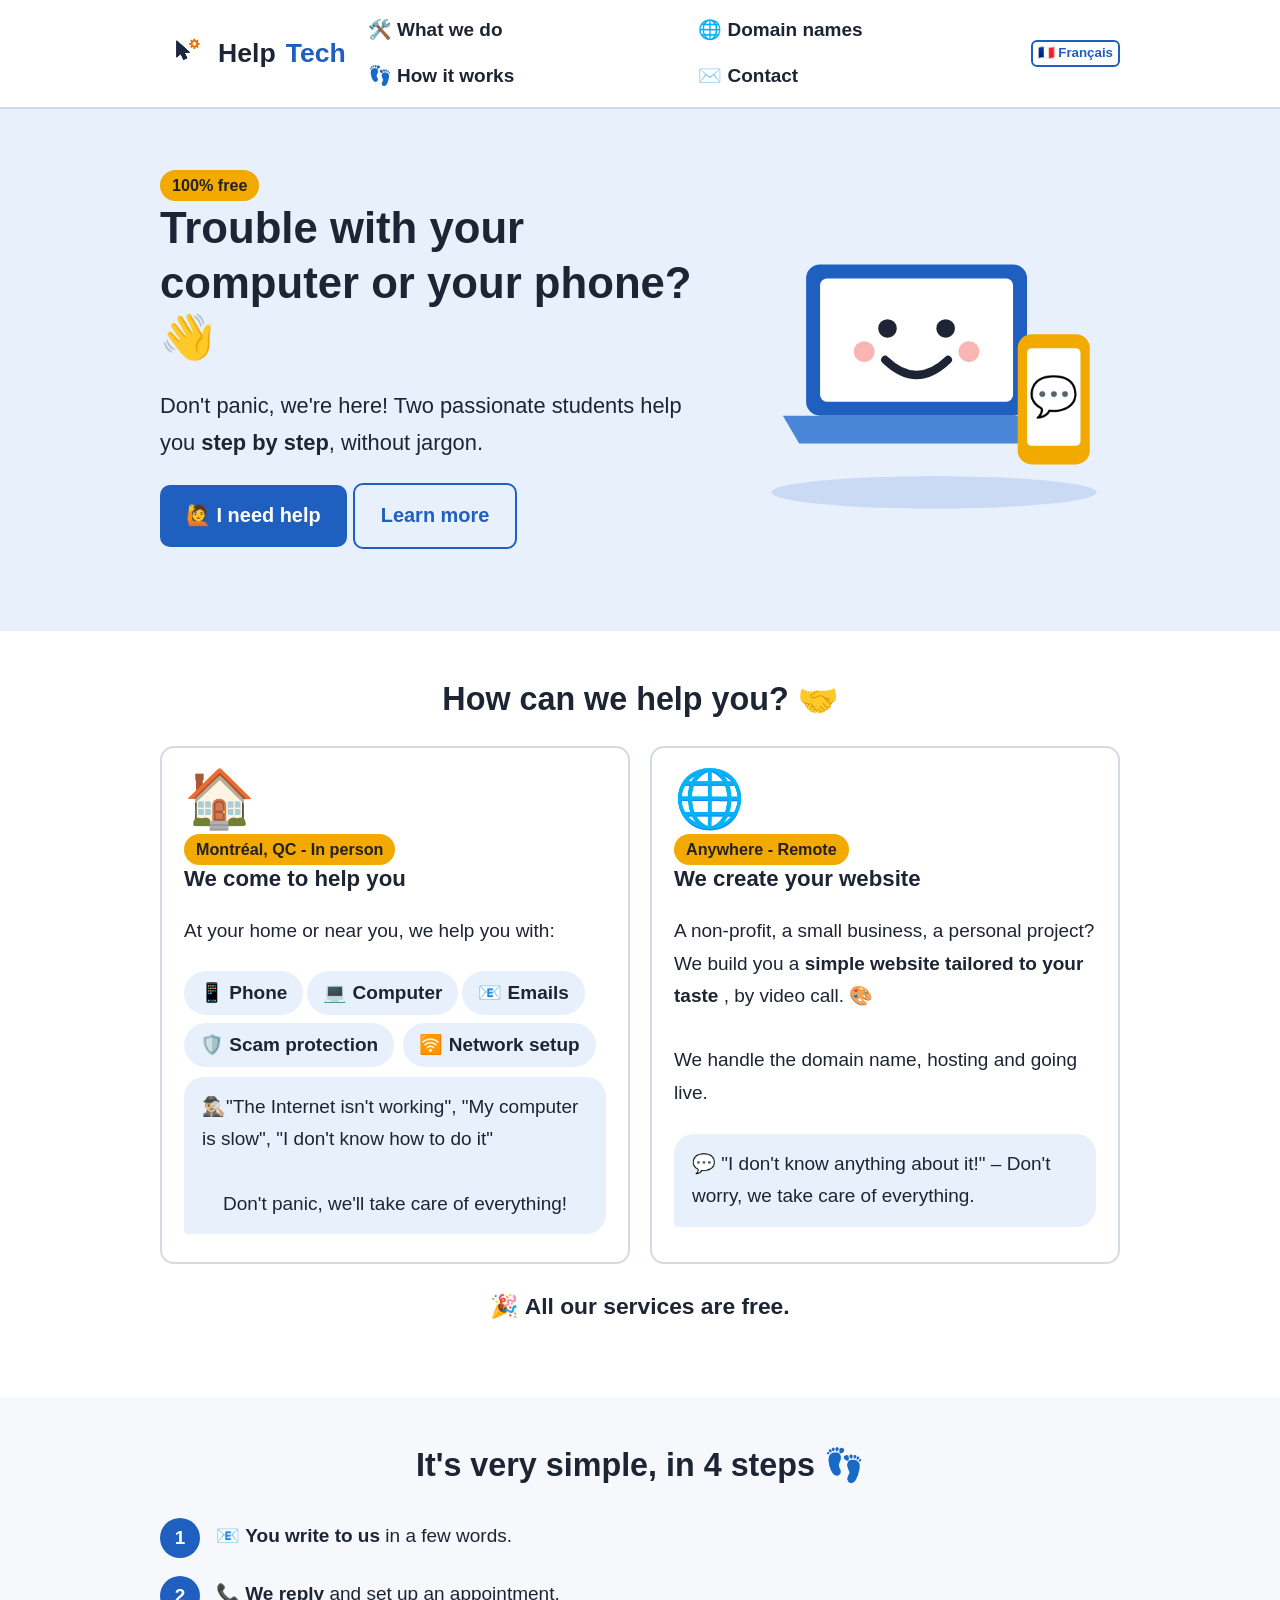
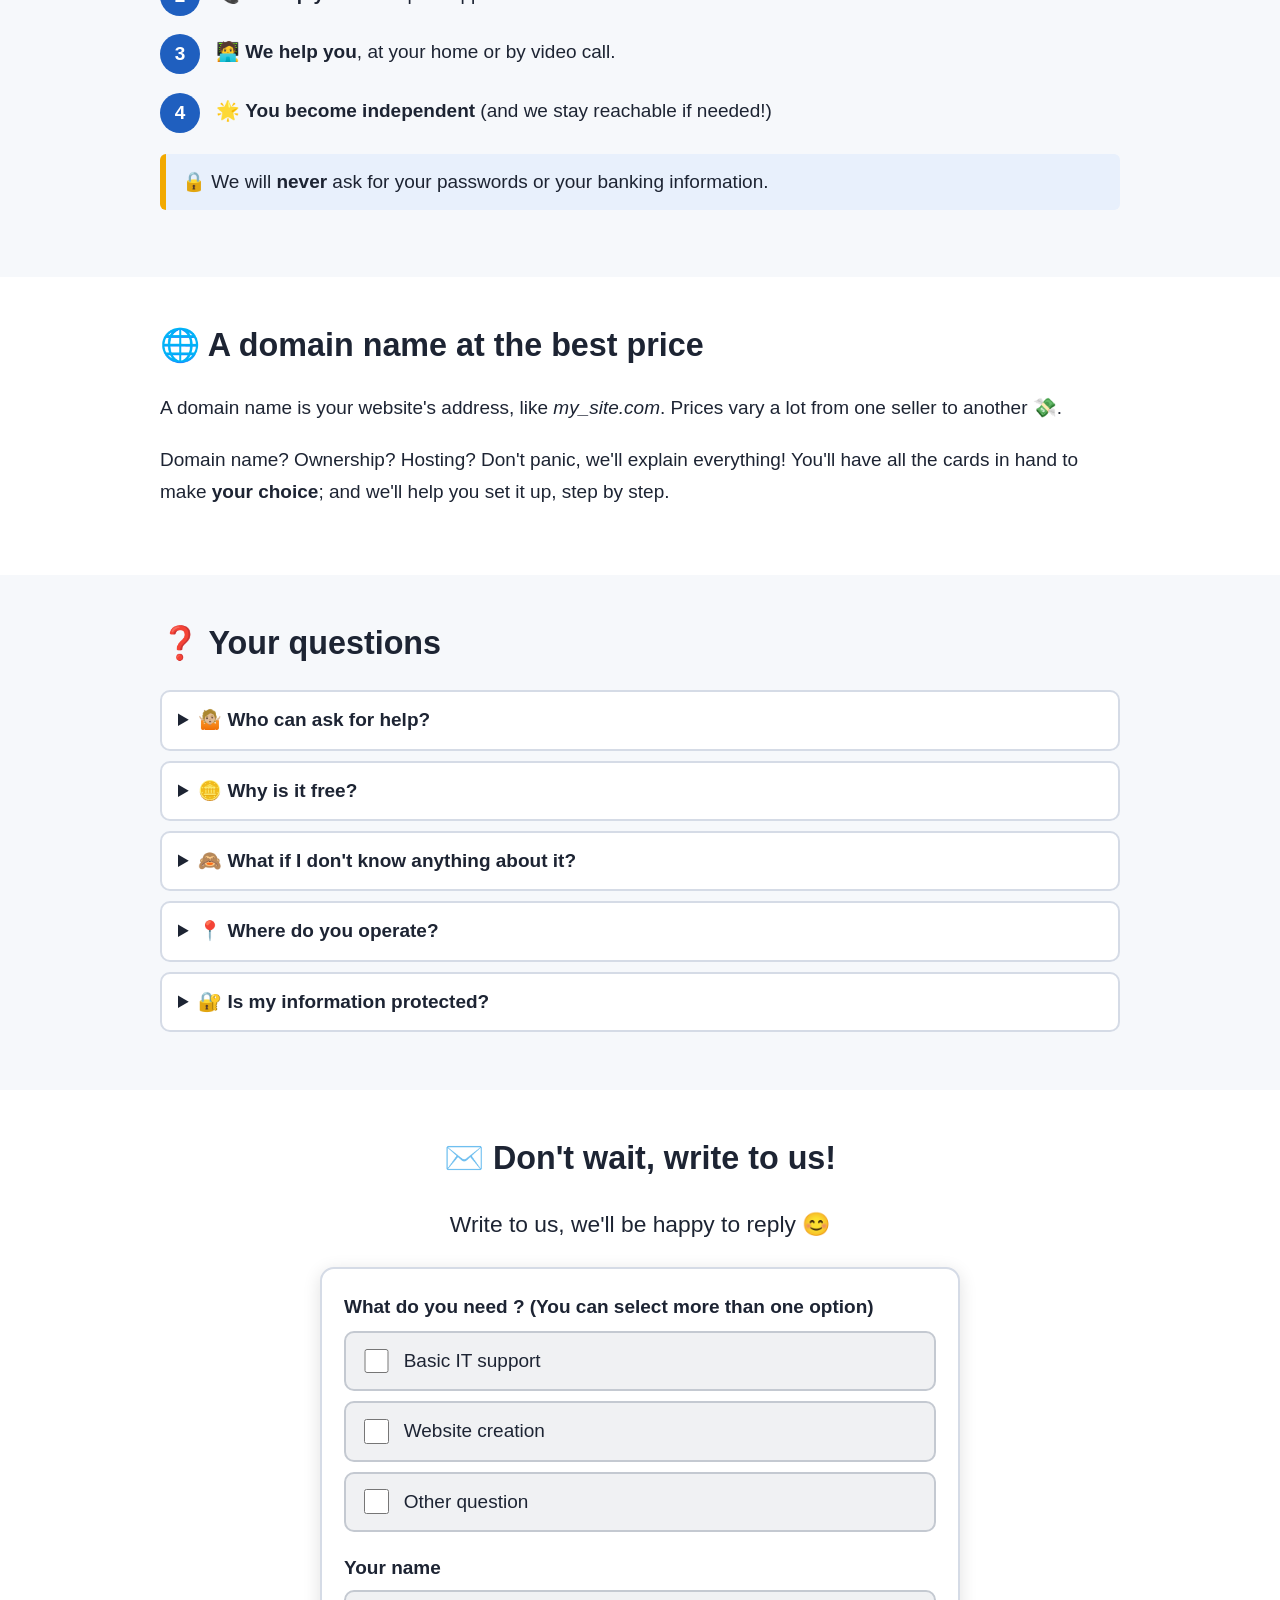
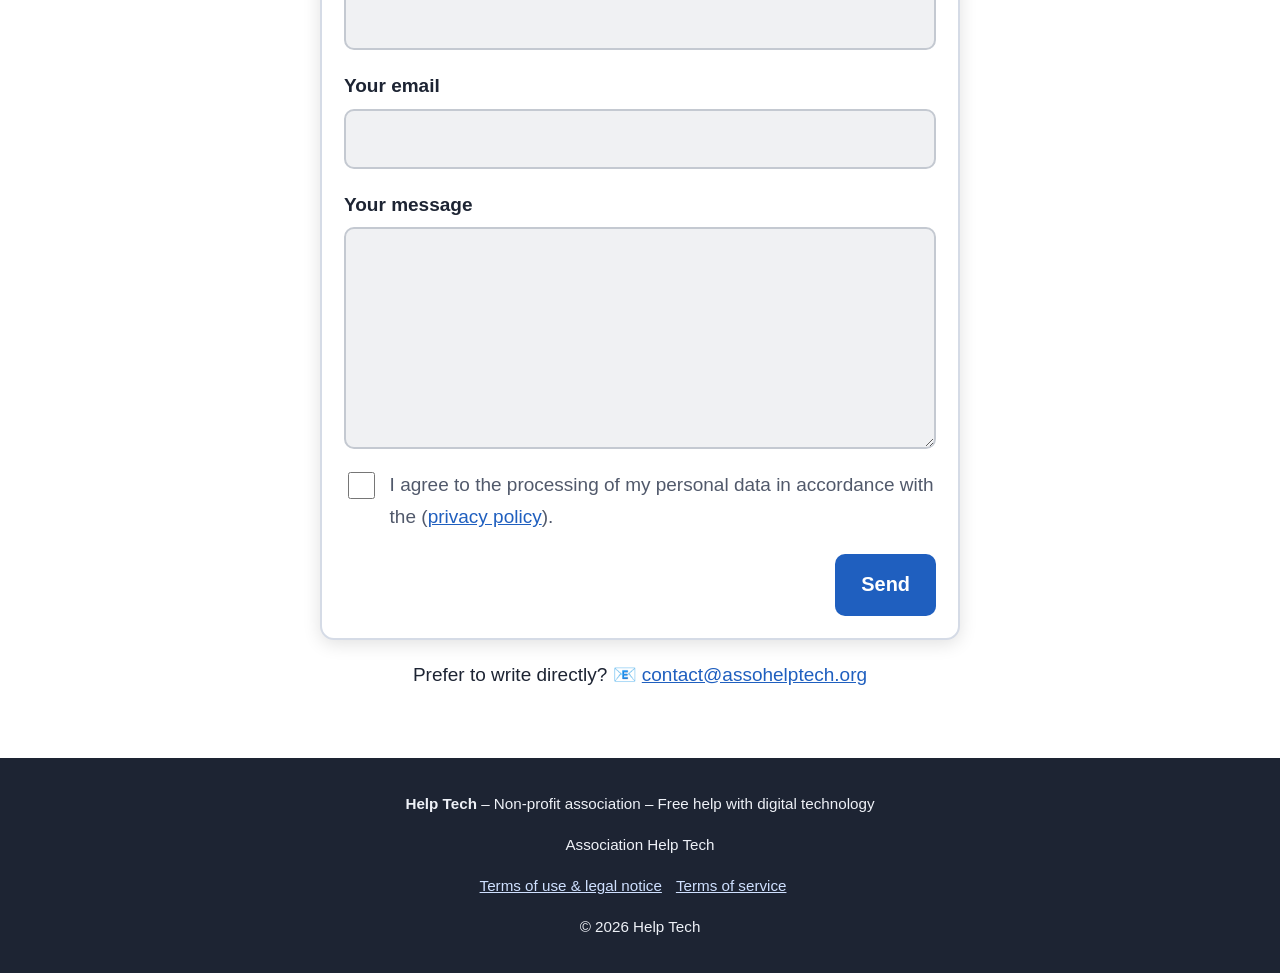
<file: index-en.html>
<!doctype html>
<html lang="en">
  <head>
    <meta charset="utf-8" />
    <meta name="viewport" content="width=device-width,initial-scale=1" />
    <title>Help Tech – IT made simple and free</title>
    <meta
      name="description"
      content="Help Tech, a free non-profit: IT help in Montréal and remote website creation." />
    <link rel="icon" type="image/png" href="Logo%20principal-selection.png" />
    <link rel="stylesheet" href="style.css" />
    <link rel="alternate" hreflang="fr" href="https://assohelptech.org/index" />
    <link
      rel="alternate"
      hreflang="en"
      href="https://assohelptech.org/index-en" />
    <link
      rel="alternate"
      hreflang="x-default"
      href="https://assohelptech.org/index" />

    <script type="application/ld+json">
      {
        "@context": "https://schema.org",
        "@type": "NGO",
        "@id": "https://assohelptech.org/#organization",
        "name": "Help Tech",
        "url": "https://assohelptech.org/index-en",
        "email": "contact@assohelptech.org",
        "description": "Digital mediation nonprofit helping people who are far from technology. We build you a simple website tailored to your needs, by video call, and we handle the domain name, hosting and going live. We can also help you with everyday IT problems at your home or near you, in Québec.",
        "identifier": {
          "@type": "PropertyValue",
          "propertyID": "RNA",
          "value": " "identifier": {
          "@type": "PropertyValue",
          "name": "SIREN",
          "value": "W632015937"
        },
        "address": {
          "@type": "PostalAddress",
          "addressLocality": "Clermont-Ferrand",
          "addressCountry": "FR"
        }
      }
    </script>
  </head>

  <body>
    <main>
      <div class="hero">
        <div class="w">
          <div>
            <span class="tag">100% free</span>
            <h1>Trouble with your computer or your phone? 👋</h1>
            <p class="big">
              Don't panic, we're here! Two passionate students help you
              <strong>step by step</strong>, without jargon.
            </p>
            <p>
              <a class="btn" href="#contact">🙋 I need help</a>
              <a class="btn alt" href="#services">Learn more</a>
            </p>
          </div>
          <svg
            viewBox="0 0 320 260"
            role="img"
            aria-label="Illustration: a smiling laptop and a phone">
            <ellipse
              cx="160"
              cy="236"
              rx="140"
              ry="14"
              fill="#1f5fbf"
              opacity=".15" />
            <rect
              x="50"
              y="40"
              width="190"
              height="130"
              rx="12"
              fill="#1f5fbf" />
            <rect x="62" y="52" width="166" height="106" rx="6" fill="#fff" />
            <circle cx="120" cy="95" r="8" fill="#1d2433" />
            <circle cx="170" cy="95" r="8" fill="#1d2433" />
            <path
              d="M118 122q27 26 54 0"
              stroke="#1d2433"
              stroke-width="7"
              fill="none"
              stroke-linecap="round" />
            <circle cx="100" cy="115" r="9" fill="#f9b4b4" />
            <circle cx="190" cy="115" r="9" fill="#f9b4b4" />
            <path d="M30 170h230l-14 24H44z" fill="#4a86d8" />
            <rect
              x="232"
              y="100"
              width="62"
              height="112"
              rx="12"
              fill="#f2a900" />
            <rect x="240" y="112" width="46" height="84" rx="4" fill="#fff" />
            <text x="263" y="165" font-size="34" text-anchor="middle">💬</text>
            <text x="40" y="36" font-size="30"></text>
            <text x="250" y="70" font-size="26"></text>
          </svg>
        </div>
      </div>

      <section id="services">
        <div class="w">
          <h2 class="center">How can we help you? 🤝</h2>
          <div class="grid">
            <div class="card">
              <span class="ico">🏠</span
              ><span class="tag">Montréal, QC - In person</span>
              <h3>We come to help you</h3>
              <p>At your home or near you, we help you with:</p>
              <span class="pill">📱 Phone</span
              ><span class="pill">💻 Computer</span
              ><span class="pill">📧 Emails</span
              ><span class="pill">🛡️ Scam protection</span>
              <span class="pill">🛜 Network setup</span>
              <p class="bubble">
                🕵🏼‍♂️"The Internet isn't working", "My computer is slow", "I don't
                know how to do it"
                <br />
                <br />
                <span class="center"
                  >Don't panic, we'll take care of everything!</span
                >
              </p>
            </div>
            <div class="card">
              <span class="ico">🌐</span
              ><span class="tag">Anywhere - Remote</span>
              <h3>We create your website</h3>
              <p>
                A non-profit, a small business, a personal project? We build you
                a <strong>simple website tailored to your taste </strong>, by
                video call. 🎨 <br /><br />We handle the domain name, hosting
                and going live.
              </p>
              <p class="bubble">
                💬 "I don't know anything about it!" – Don't worry, we take care
                of everything.
              </p>
            </div>
          </div>
          <p class="center big">
            🎉
            <strong>All our services are free<span></span>.</strong>
          </p>
        </div>
      </section>

      <section id="how" class="alt">
        <div class="w">
          <h2 class="center">It's very simple, in 4 steps 👣</h2>
          <ol class="steps">
            <li>📧 <strong>You write to us</strong> in a few words.</li>
            <li>📞 <strong>We reply</strong> and set up an appointment.</li>
            <li>
              🧑‍💻 <strong>We help you</strong>, at your home or by video call.
            </li>
            <li>
              🌟 <strong>You become independent</strong> (and we stay reachable
              if needed!)
            </li>
          </ol>
          <p class="note">
            🔒 We will <strong>never</strong> ask for your passwords or your
            banking information.
          </p>
        </div>
      </section>

      <section id="domain">
        <div class="w">
          <h2>🌐 A domain name at the best price</h2>
          <p>
            A domain name is your website's address, like
            <em>my_site.com</em>. Prices vary a lot from one seller to another
            💸.
          </p>
          <p>
            Domain name? Ownership? Hosting? Don't panic, we'll explain
            everything! You'll have all the cards in hand to make
            <strong>your choice</strong>; and we'll help you set it up, step by
            step.
          </p>
        </div>
      </section>

      <section class="alt">
        <div class="w">
          <h2>❓ Your questions</h2>
          <details>
            <summary>🤷🏼 Who can ask for help?</summary>
            <p>Everyone!</p>
          </details>
          <details>
            <summary>🪙 Why is it free?</summary>
            <p>
              We're a volunteer non-profit: we like helping, simply as that.
            </p>
          </details>
          <details>
            <summary>🙈 What if I don't know anything about it?</summary>
            <p>That's exactly why we're here. We start from zero.</p>
          </details>
          <details>
            <summary>📍 Where do you operate?</summary>
            <p>
              In person in Montréal, and remotely anywhere there is Internet.
            </p>
          </details>
          <details>
            <summary>🔐 Is my information protected?</summary>
            <p>
              Yes, we only use it to reply to you.
              <a href="cgu.html#donnees" target="_blank">See the details</a>.
            </p>
          </details>
        </div>
      </section>

      <section id="contact">
        <div class="w">
          <h2 class="center">✉️ Don't wait, write to us!</h2>
          <p class="center big">Write to us, we'll be happy to reply 😊</p>

          <form
            class="contact-form card"
            action="https://api.web3forms.com/submit"
            method="POST">
            <input
              type="hidden"
              name="access_key"
              value="4f4742d7-4ba1-44c9-997f-1ce9dd41cd60" />
            <input
              type="hidden"
              name="redirect"
              value="https://assohelptech.org/thanks.html" />

            <fieldset class="topic">
              <legend>
                What do you need ? (You can select more than one option)
              </legend>
              <label
                ><input type="checkbox" value="Aide informatique" /> Basic IT
                support</label
              >
              <label
                ><input type="checkbox" value="Création de site internet" />
                Website creation</label
              >
              <label
                ><input type="checkbox" value="Autre question" /> Other
                question</label
              >
            </fieldset>

            <div class="field">
              <label for="name">Your name</label>
              <input
                type="text"
                id="name"
                name="name"
                autocomplete="name"
                required />
            </div>

            <div class="field">
              <label for="email">Your email</label>
              <input
                type="email"
                id="email"
                name="email"
                autocomplete="email"
                required />
            </div>

            <div class="field">
              <label for="message">Your message</label>
              <textarea
                id="message"
                name="message"
                rows="6"
                required></textarea>
            </div>

            <input
              type="checkbox"
              name="botcheck"
              class="hp"
              tabindex="-1"
              autocomplete="off"
              aria-hidden="true" />

            <label class="consent">
              <input type="checkbox" required />
              <span
                >I agree to the processing of my personal data in accordance
                with the (<a href="/cgu.html#donnees" target="_blank"
                  >privacy policy</a
                >).</span
              >
            </label>

            <button type="submit" class="btn">Send</button>

            <input type="hidden" name="topics" id="topics" />
            <input
              type="hidden"
              name="subject"
              id="subject"
              value="Help Tech – Nouveau message" />
          </form>

          <p class="center">
            Prefer to write directly? 📧
            <a href="mailto:contact@assohelptech.org"
              >contact@assohelptech.org</a
            >
          </p>

          <script>
            var boxes = document.querySelectorAll(
              '.topic input[type="checkbox"]',
            );

            function updateTopics() {
              var chosen = [];
              boxes.forEach(function (box) {
                if (box.checked) chosen.push(box.value);
              });
              document.getElementById("topics").value = chosen.join(", ");
              document.getElementById("subject").value =
                "[EN] Help Tech – " + (chosen.join(" + ") || "New message");
              boxes[0].setCustomValidity(
                chosen.length ? "" : "Please choose at least one option.",
              );
            }

            boxes.forEach(function (box) {
              box.addEventListener("change", updateTopics);
            });
            updateTopics();
          </script>
        </div>
      </section>
    </main>
    <script src="script.js"></script>
  </body>
</html>
</file>
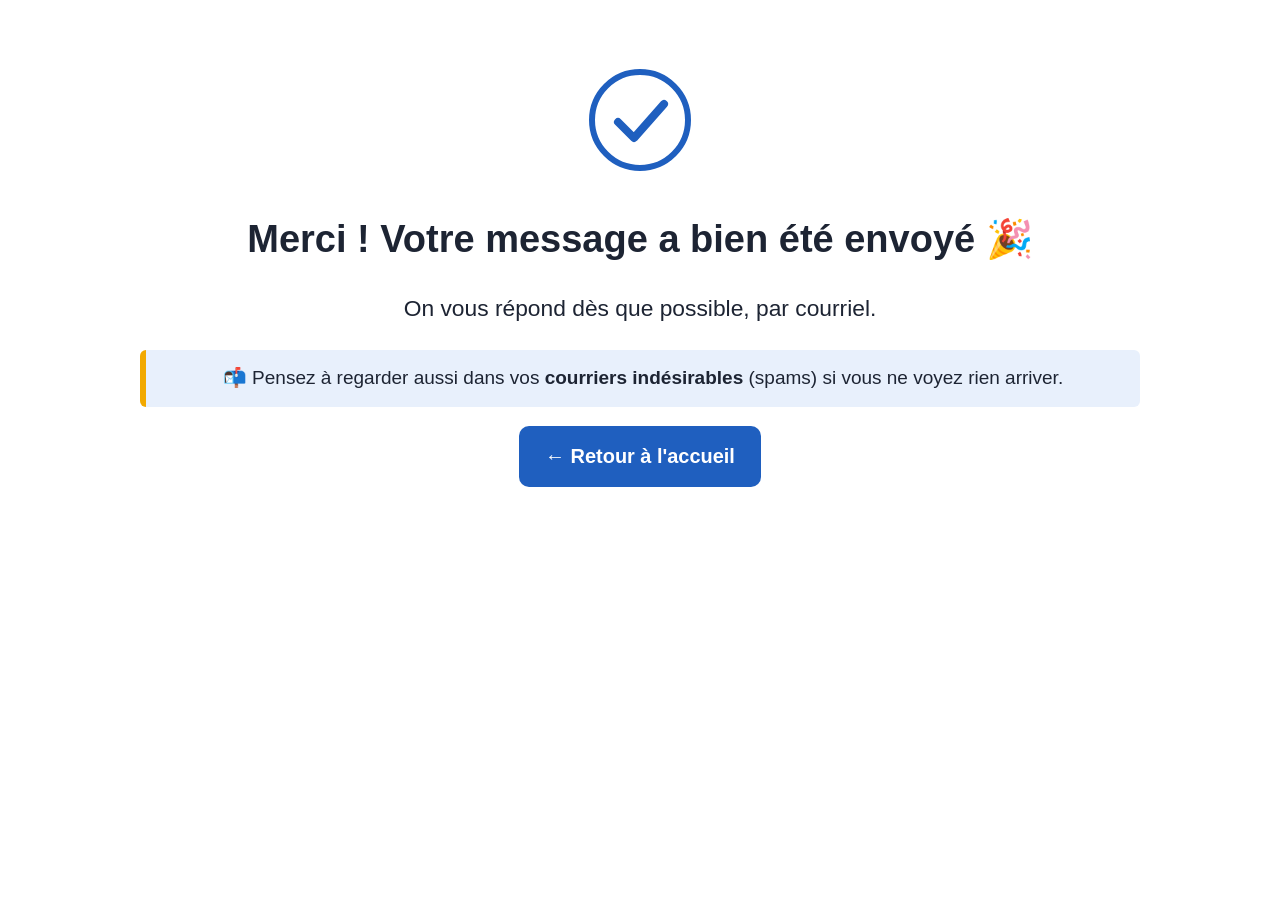
<file: merci.html>
<!doctype html>
<html lang="fr">
  <head>
    <meta charset="utf-8" />
    <meta name="viewport" content="width=device-width,initial-scale=1" />
    <meta name="robots" content="noindex" />
    <title>Merci ! – Help Tech</title>
    <link rel="icon" type="image/png" href="Logo%20principal-selection.png" />
    <link rel="stylesheet" href="style.css" />
    <style>
      .thanks {
        text-align: center;
        padding: 60px 0;
      }
      .check {
        width: 120px;
        height: 120px;
      }
      .check circle,
      .check path {
        fill: none;
        stroke: var(--pri);
        stroke-linecap: round;
        stroke-linejoin: round;
      }
      .check circle {
        stroke-width: 6;
        stroke-dasharray: 302;
        stroke-dashoffset: 302;
        animation: draw 0.8s ease forwards;
      }
      .check path {
        stroke-width: 8;
        stroke-dasharray: 70;
        stroke-dashoffset: 70;
        animation: draw 0.5s 0.7s ease forwards;
      }
      @keyframes draw {
        to {
          stroke-dashoffset: 0;
        }
      }
      .confetti {
        position: fixed;
        top: -2rem;
        pointer-events: none;
        animation: fall linear forwards;
      }
      @keyframes fall {
        to {
          transform: translateY(110vh) rotate(360deg);
        }
      }
      @media (prefers-reduced-motion: reduce) {
        .check circle,
        .check path {
          animation: none;
          stroke-dashoffset: 0;
        }
      }
    </style>
  </head>
  <body>
    <main>
      <div class="w thanks">
        <svg
          class="check"
          viewBox="0 0 120 120"
          role="img"
          aria-label="Message envoyé">
          <circle cx="60" cy="60" r="48" />
          <path d="M38 62 L54 78 L84 44" />
        </svg>

        <h1>Merci ! Votre message a bien été envoyé 🎉</h1>
        <p class="big">On vous répond dès que possible, par courriel.</p>
        <p class="note">
          📬 Pensez à regarder aussi dans vos
          <strong>courriers indésirables</strong>
          (spams) si vous ne voyez rien arriver.
        </p>
        <p>
          <a class="btn" href="/">← Retour à l'accueil</a>
        </p>
      </div>
    </main>

    <script>
      (function () {
        if (window.matchMedia("(prefers-reduced-motion: reduce)").matches)
          return;

        var pieces = ["🎉", "✨", "⭐"];

        for (var i = 0; i < 24; i++) {
          var el = document.createElement("span");
          el.className = "confetti";
          el.setAttribute("aria-hidden", "true");
          el.textContent = pieces[Math.floor(Math.random() * pieces.length)];
          el.style.left = Math.random() * 100 + "vw";
          el.style.fontSize = 1 + Math.random() + "rem";
          el.style.animationDuration = 2.5 + Math.random() * 2 + "s";
          el.style.animationDelay = Math.random() * 1.2 + "s";
          el.addEventListener("animationend", function () {
            this.remove();
          });
          document.body.appendChild(el);
        }
      })();
    </script>
  </body>
</html>
</file>
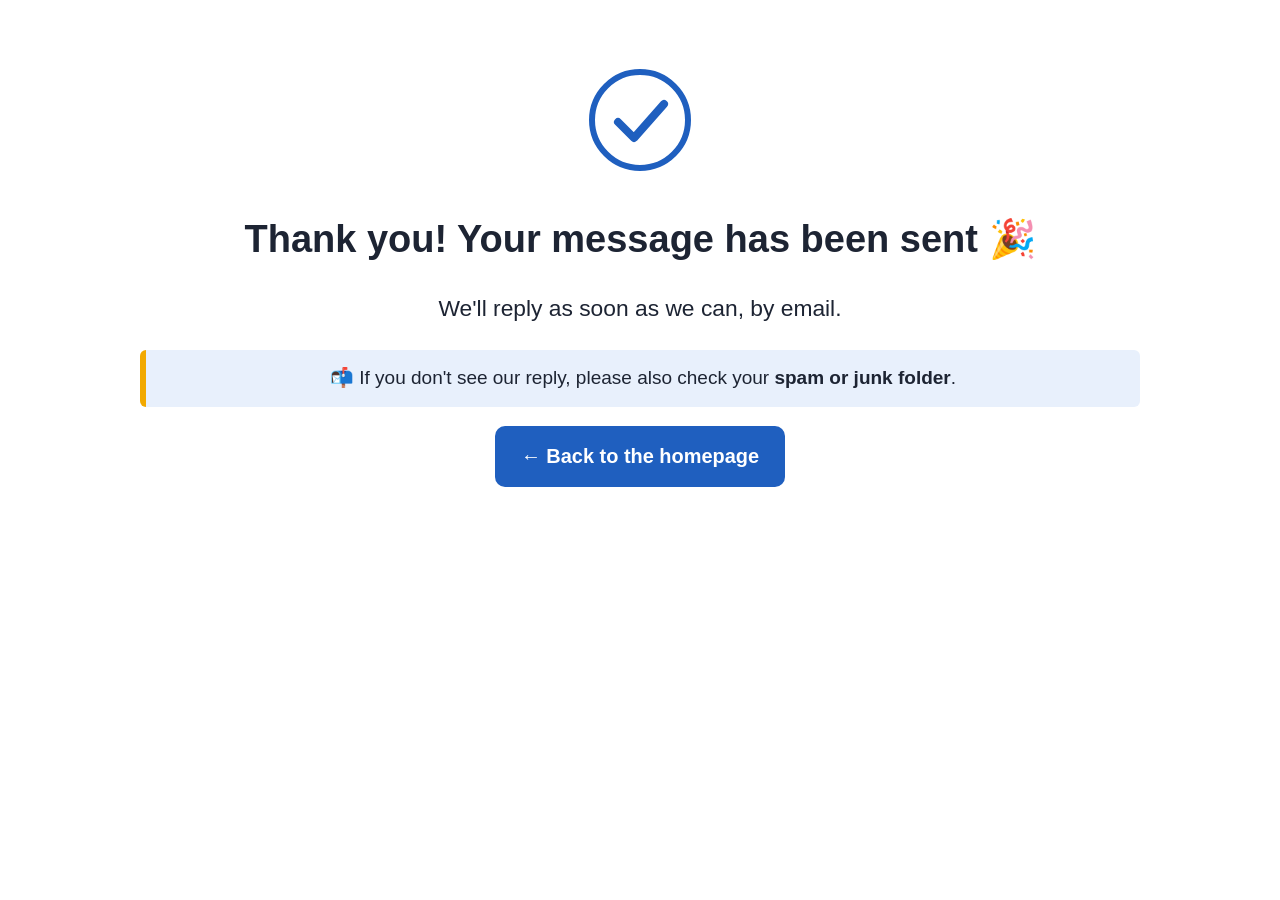
<file: thanks.html>
<!doctype html>
<html lang="en">
  <head>
    <meta charset="utf-8" />
    <meta name="viewport" content="width=device-width,initial-scale=1" />
    <meta name="robots" content="noindex" />
    <title>Thank you! – Help Tech</title>
    <link rel="icon" type="image/png" href="Logo%20principal-selection.png" />
    <link rel="stylesheet" href="style.css" />
    <style>
      .thanks {
        text-align: center;
        padding: 60px 0;
      }
      .check {
        width: 120px;
        height: 120px;
      }
      .check circle,
      .check path {
        fill: none;
        stroke: var(--pri);
        stroke-linecap: round;
        stroke-linejoin: round;
      }
      .check circle {
        stroke-width: 6;
        stroke-dasharray: 302;
        stroke-dashoffset: 302;
        animation: draw 0.8s ease forwards;
      }
      .check path {
        stroke-width: 8;
        stroke-dasharray: 70;
        stroke-dashoffset: 70;
        animation: draw 0.5s 0.7s ease forwards;
      }
      @keyframes draw {
        to {
          stroke-dashoffset: 0;
        }
      }
      .confetti {
        position: fixed;
        top: -2rem;
        pointer-events: none;
        animation: fall linear forwards;
      }
      @keyframes fall {
        to {
          transform: translateY(110vh) rotate(360deg);
        }
      }
      @media (prefers-reduced-motion: reduce) {
        .check circle,
        .check path {
          animation: none;
          stroke-dashoffset: 0;
        }
      }
    </style>
  </head>
  <body>
    <main>
      <div class="w thanks">
        <svg
          class="check"
          viewBox="0 0 120 120"
          role="img"
          aria-label="Message sent">
          <circle cx="60" cy="60" r="48" />
          <path d="M38 62 L54 78 L84 44" />
        </svg>

        <h1>Thank you! Your message has been sent 🎉</h1>
        <p class="big">We'll reply as soon as we can, by email.</p>
        <p class="note">
          📬 If you don't see our reply, please also check your
          <strong>spam or junk folder</strong>.
        </p>
        <p>
          <a class="btn" href="/en.html">← Back to the homepage</a>
        </p>
      </div>
    </main>

    <script>
      (function () {
        if (window.matchMedia("(prefers-reduced-motion: reduce)").matches)
          return;

        var pieces = ["🎉", "✨", "⭐"];

        for (var i = 0; i < 24; i++) {
          var el = document.createElement("span");
          el.className = "confetti";
          el.setAttribute("aria-hidden", "true");
          el.textContent = pieces[Math.floor(Math.random() * pieces.length)];
          el.style.left = Math.random() * 100 + "vw";
          el.style.fontSize = 1 + Math.random() + "rem";
          el.style.animationDuration = 2.5 + Math.random() * 2 + "s";
          el.style.animationDelay = Math.random() * 1.2 + "s";
          el.addEventListener("animationend", function () {
            this.remove();
          });
          document.body.appendChild(el);
        }
      })();
    </script>
  </body>
</html>
</file>
<file: style.css>
:root {
  --bg: #fff;
  --fg: #1d2433;
  --mut: #51596b;
  --pri: #1f5fbf;
  --pri2: #e8f0fc;
  --acc: #f2a900;
  --card: #f6f8fb;
  --bd: #d5dbe6;
}
@media (prefers-color-scheme: dark) {
  :root {
    --bg: #12161f;
    --fg: #eef1f7;
    --mut: #b3bccd;
    --pri: #7fb0ff;
    --pri2: #1c2740;
    --card: #1a2030;
    --bd: #2d3650;
  }
}
* {
  box-sizing: border-box;
}
html {
  scroll-behavior: smooth;
  font-size: 19px;
}
body {
  margin: 0;
  font-family: Verdana, Arial, sans-serif;
  line-height: 1.7;
  background: var(--bg);
  color: var(--fg);
}
.w {
  max-width: 1000px;
  margin: auto;
  padding: 0 20px;
}
a {
  color: var(--pri);
}
h1,
h2,
h3 {
  line-height: 1.25;
}
h2 {
  font-size: 1.7rem;
  margin-top: 0;
}
header {
  background: var(--bg);
  border-bottom: 2px solid var(--bd);
  position: sticky;
  top: 0;
  z-index: 5;
}
header .w {
  display: grid;
  grid-template-columns: auto minmax(0, 1fr) auto;
  align-items: center;
  gap: 10px 20px;
  padding-top: 10px;
  padding-bottom: 10px;
}
.logo {
  display: inline-flex;
  align-items: center;
  gap: 10px;
  font-weight: 700;
  font-size: 1.4rem;
  text-decoration: none;
  color: var(--fg);
}
.logo img {
  width: 48px;
  height: 48px;
  object-fit: contain;
}
.logo span {
  color: var(--pri);
}
nav {
  grid-column: 2;
  display: grid;
  grid-auto-flow: column;
  grid-template-columns: repeat(2, minmax(0, 1fr));
  grid-template-rows: repeat(2, auto);
  align-items: center;
  gap: 6px 16px;
}
nav a {
  color: var(--fg);
  text-decoration: none;
  font-weight: 700;
  padding: 4px 2px;
}
nav a:hover {
  color: var(--pri);
  text-decoration: underline;
}
.lang {
  grid-column: 3;
  justify-self: end;
  border: 2px solid var(--pri);
  border-radius: 6px;
  padding: 0 5px;
  font-size: 0.7rem;
  font-weight: 700;
  text-decoration: none;
  white-space: nowrap;
}
@media (max-width: 760px) {
  header .w {
    grid-template-columns: minmax(0, 1fr) auto;
  }
  nav {
    grid-column: 1 / -1;
    grid-row: 2;
  }
  .lang {
    grid-column: 2;
    grid-row: 1;
  }
}
.btn {
  display: inline-block;
  background: var(--pri);
  color: #fff;
  padding: 14px 26px;
  border-radius: 10px;
  font-weight: 700;
  text-decoration: none;
  font-size: 1.05rem;
}
[data-theme] .btn,
.btn:hover {
  filter: brightness(1.1);
}
.btn.alt {
  background: transparent;
  color: var(--pri);
  border: 2px solid var(--pri);
}
.hero {
  background: var(--pri2);
  padding: 60px 0;
}
.hero h1 {
  font-size: 2.3rem;
  margin: 0 0 12px;
}
.hero p {
  max-width: 640px;
  font-size: 1.15rem;
}
section {
  padding: 48px 0;
}
section.alt {
  background: var(--card);
}
.grid {
  display: grid;
  grid-template-columns: repeat(auto-fit, minmax(280px, 1fr));
  gap: 20px;
}
.card {
  background: var(--bg);
  border: 2px solid var(--bd);
  border-radius: 14px;
  padding: 22px;
}
.card h3 {
  margin-top: 0;
}
.tag {
  display: inline-block;
  background: var(--acc);
  color: #222;
  font-weight: 700;
  border-radius: 20px;
  padding: 2px 12px;
  font-size: 0.85rem;
}
ol.steps {
  counter-reset: s;
  list-style: none;
  padding: 0;
}
ol.steps li {
  counter-increment: s;
  position: relative;
  padding: 8px 0 8px 56px;
  margin-bottom: 10px;
}
ol.steps li:before {
  content: counter(s);
  position: absolute;
  left: 0;
  top: 6px;
  width: 40px;
  height: 40px;
  border-radius: 50%;
  background: var(--pri);
  color: #fff;
  font-weight: 700;
  display: grid;
  place-items: center;
}
details {
  border: 2px solid var(--bd);
  border-radius: 10px;
  padding: 12px 16px;
  margin-bottom: 10px;
  background: var(--bg);
}
summary {
  cursor: pointer;
  font-weight: 700;
}
footer {
  background: #1d2433;
  color: #eef1f7;
  padding: 18px 0;
  font-size: 0.8rem;
  text-align: center;
}
footer a {
  color: #cfe0ff;
  margin-right: 14px;
}
.doc {
  padding: 40px 0;
}
.doc h2 {
  margin-top: 2rem;
  font-size: 1.3rem;
}
.note {
  background: var(--pri2);
  border-left: 6px solid var(--acc);
  padding: 12px 16px;
  border-radius: 6px;
}
a:focus,
button:focus,
summary:focus {
  outline: 3px solid var(--acc);
  outline-offset: 2px;
}
.lang:focus:not(:focus-visible) {
  outline: none;
}
@media (max-width: 600px) {
  html {
    font-size: 17px;
  }
  .hero h1 {
    font-size: 1.8rem;
  }
}
.hero .w {
  display: grid;
  grid-template-columns: 1.2fr 0.8fr;
  gap: 30px;
  align-items: center;
}
.hero svg {
  width: 100%;
  height: auto;
}
@media (max-width: 760px) {
  .hero .w {
    grid-template-columns: 1fr;
  }
}
.ico {
  font-size: 3rem;
  line-height: 1;
  display: block;
  margin-bottom: 6px;
}
.card {
  transition: transform 0.2s;
}
.card:hover {
  transform: translateY(-4px);
}
.big {
  font-size: 1.2rem;
}
.small-asterisk {
  font-size: 0.8em;
}
.center {
  text-align: center;
}
.pill {
  display: inline-block;
  background: var(--pri2);
  border-radius: 30px;
  padding: 6px 16px;
  margin: 4px 4px 4px 0;
  font-weight: 700;
}
.bubble {
  background: var(--pri2);
  border-radius: 20px 20px 20px 4px;
  padding: 14px 18px;
  display: inline-block;
  margin: 6px 0;
}
.bubble .center {
  display: block;
}

.contact-form {
  --f-bg: #ffffff; /* form background */
  --f-field: #f0f1f3; /* field background */
  --f-bd: #c4c9d1; /* field border */

  max-width: 640px;
  margin: 0 auto;
  display: grid;
  gap: 20px;
  background: var(--f-bg);
  box-shadow: 0 4px 18px rgba(0, 0, 0, 0.12);
}
@media (prefers-color-scheme: dark) {
  .contact-form {
    --f-bg: #2a2d33;
    --f-field: #3a3e46;
    --f-bd: #5b616d;
    box-shadow: 0 4px 18px rgba(0, 0, 0, 0.5);
  }
}

.field {
  display: grid;
  gap: 6px;
}
.field label {
  font-weight: 700;
}

.contact-form input[type="text"],
.contact-form input[type="email"],
.contact-form textarea {
  width: 100%;
  max-width: 100%;
  padding: 12px 14px;
  font: inherit;
  color: var(--fg);
  background: var(--f-field);
  border: 2px solid var(--f-bd);
  border-radius: 10px;
}
.contact-form textarea {
  resize: vertical;
}

.contact-form input:focus,
.contact-form textarea:focus {
  outline: 3px solid var(--acc);
  outline-offset: 2px;
  border-color: var(--pri);
}

fieldset.topic {
  border: 0;
  margin: 0;
  padding: 0;
  display: grid;
  gap: 10px;
}
fieldset.topic legend {
  font-weight: 700;
  margin-bottom: 8px;
  padding: 0;
}
fieldset.topic label {
  display: flex;
  gap: 12px;
  align-items: center;
  padding: 12px 14px;
  background: var(--f-field);
  border: 2px solid var(--f-bd);
  border-radius: 10px;
  cursor: pointer;
}
fieldset.topic input {
  width: 1.3rem;
  height: 1.3rem;
  accent-color: var(--pri);
}

.consent {
  display: flex;
  gap: 12px;
  align-items: flex-start;
  color: var(--mut);
}
.consent input {
  width: 1.4rem;
  height: 1.4rem;
  flex-shrink: 0;
  accent-color: var(--pri);
}

button.btn {
  border: 0;
  font: inherit;
  font-weight: 700;
  font-size: 1.05rem;
  cursor: pointer;
  justify-self: end;
}
.hp {
  position: absolute;
  left: -9999px;
}

@media (prefers-color-scheme: dark) {
  .btn {
    color: #12161f;
  }
  .btn.alt {
    color: var(--pri);
  }
}
</file>
